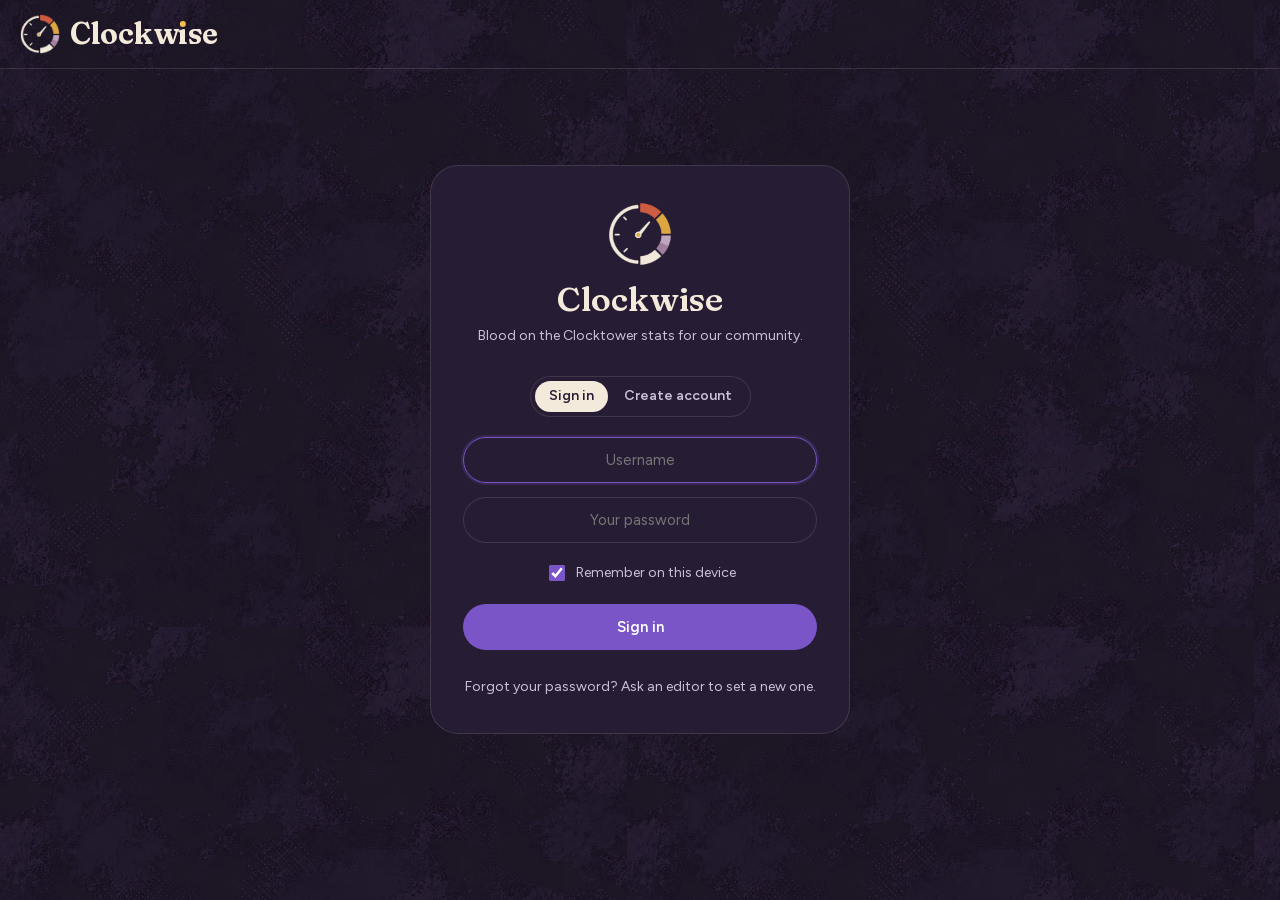
<file: docs/index.html>
<!doctype html>
<html lang="en">
<head>
  <meta charset="utf-8">
  <meta name="viewport" content="width=device-width, initial-scale=1">
  <title>Clockwise</title>
  <meta name="robots" content="noindex">
  <link rel="icon" href="icons/icon-32.png">
  <link rel="stylesheet" href="dashboard.css?v=9b448fc93a">
</head>
<body>
  <!-- The curve token names run along (same as botc.app's), shared by every token on the page. -->
  <svg width="0" height="0" style="position:absolute" aria-hidden="true"><defs><path id="ct-circle" d="M 70 70 m -42.4264 -42.4264 a 60 60 315 1 0 84.8528 84.8528 a 60 60 315 1 0 -84.8528 -84.8528"/></defs></svg>
  <header class="top">
    <a class="brand" href="./" title="Back to the main page">
      <img class="logo" src="icons/logo-dark.png" alt="" width="40" height="40">
      <h1 aria-label="Clockwise"><span aria-hidden="true">Clockw<span class="i-dot">ı</span>se</span></h1>
    </a>
    <nav class="tabs" role="tablist">
      <button role="tab" data-tab="stats">Community</button>
      <button role="tab" data-tab="me">My stats</button>
      <button role="tab" data-tab="games">Games</button>
      <button role="tab" data-tab="data">Settings</button>
    </nav>
  </header>

  <section class="filters" id="filters" aria-label="Filters">
    <div class="filter-row">
      <!-- Which Community view: the overview, or playstyles (which has fewer filters). Tabs on the left, filters on the right. -->
      <div class="view-tabs" id="stats-view" role="tablist" aria-label="Community view">
        <button type="button" role="tab" data-stats-view="stats">Overview</button>
        <button type="button" role="tab" data-stats-view="styles">Playstyles</button>
      </div>
      <div class="filter-set">
        <!-- Clear comes first, so showing it doesn't move the filters (they're aligned right). -->
        <button class="btn clear" id="clear-sel" hidden>Clear</button>
        <div id="community-filter"></div>
        <select data-filter="script" aria-label="Script"></select>
        <select data-filter="storyteller" aria-label="Storyteller"></select>
        <div data-ms="players"></div>
        <div data-ms="characters"></div>
        <div data-ms="types"></div>
      </div>
    </div>
  </section>

  <p class="update-banner" id="update-banner" hidden></p>
  <!-- What shows until the games are in: the Community tab's loading skeleton (dashboard.js skeleton('stats')). -->
  <main id="view">
    <div class="loader" data-tab="stats" role="status"><span class="sr-only">Loading the games…</span>
      <div class="tiles"><div class="card skel" style="height:167px"></div><div class="card skel" style="height:167px"></div><div class="card skel" style="height:167px"></div></div>
      <div class="tiles"><div class="card skel" style="height:167px"></div><div class="card skel" style="height:167px"></div><div class="card skel" style="height:167px"></div></div>
      <div class="grid two"><div class="card skel" style="height:403px"></div><div class="card skel" style="height:403px"></div><div class="card skel" style="height:403px"></div><div class="card skel wide" style="height:328px"></div><div class="card skel" style="height:328px"></div><div class="card skel" style="height:338px"></div><div class="card skel" style="height:338px"></div><div class="card skel" style="height:338px"></div><div class="card skel" style="height:317px"></div><div class="card skel" style="height:317px"></div><div class="card skel" style="height:317px"></div><div class="card skel" style="height:402px"></div><div class="card skel wide" style="height:402px"></div></div>
    </div>
  </main>
  <div id="tooltip" role="tooltip" hidden></div>
  <script src="web-config.js?v=9b448fc93a"></script>
  <script type="module" src="src/dashboard.js?v=9b448fc93a"></script>
</body>
</html>
</file>
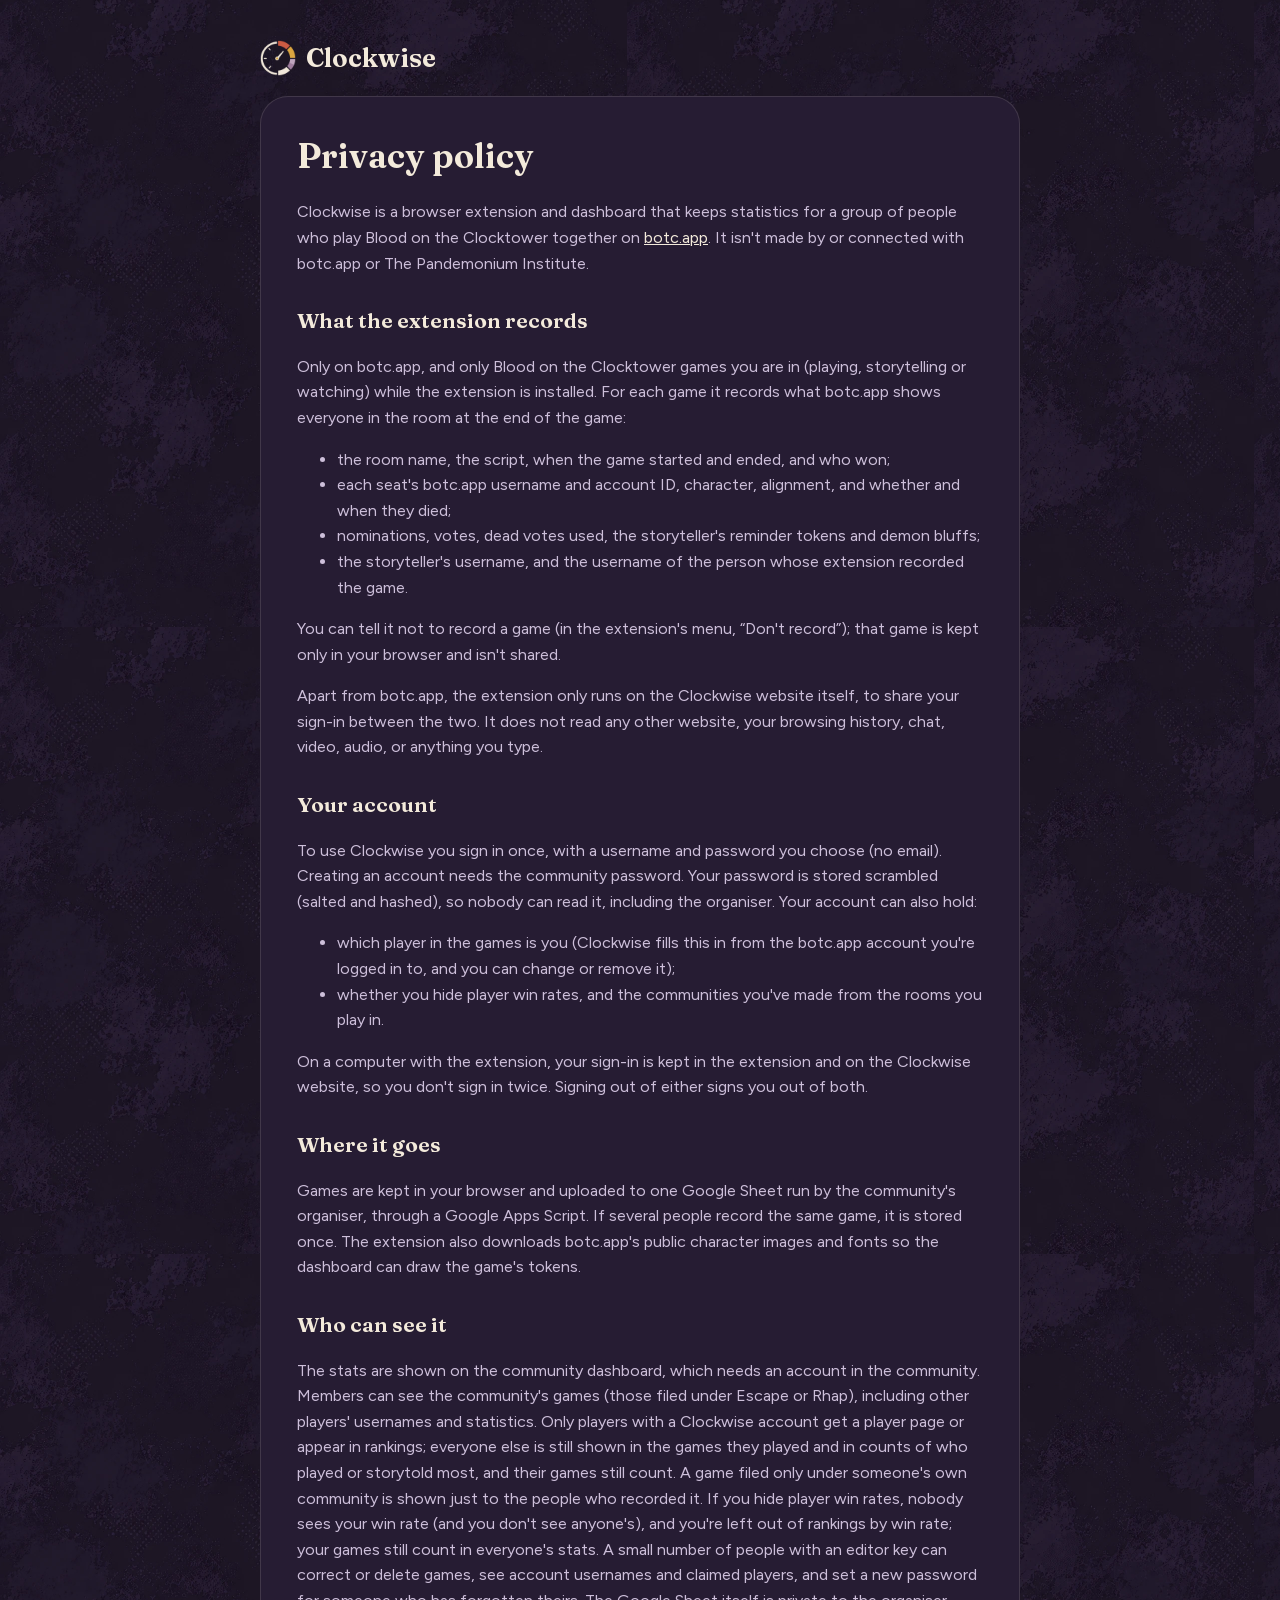
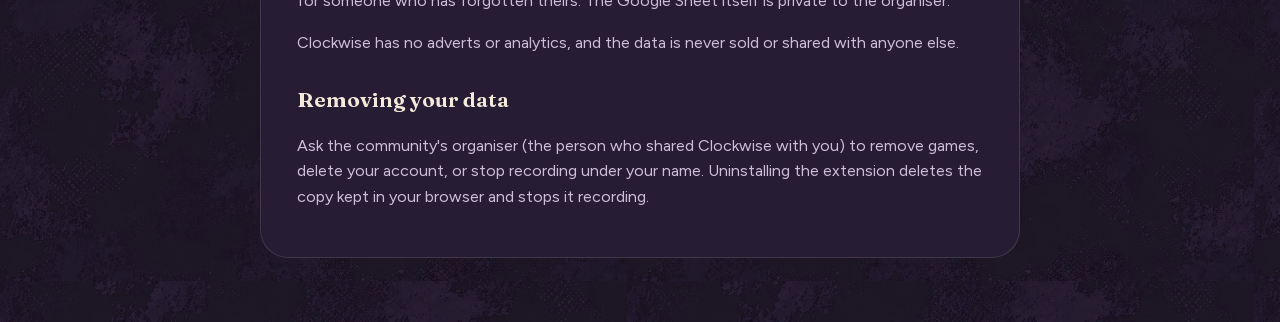
<file: docs/privacy.html>
<!doctype html>
<html lang="en">
<head>
  <meta charset="utf-8">
  <meta name="viewport" content="width=device-width, initial-scale=1">
  <title>Clockwise privacy policy</title>
  <link rel="icon" href="icons/icon-32.png">
  <link rel="stylesheet" href="fonts/fonts.css">
  <style>
    :root { --page: #1a1324; --surface: #261c33; --ink: #f3eadb; --ink-2: #cdbfda; --border: rgba(243, 234, 219, .13); }
    body { margin: 0; background: var(--page) url("images/background-tile.webp") 0 0 / 627px auto repeat; color: var(--ink); font: 16px/1.6 "Figtree", system-ui, sans-serif; }
    main { max-width: 760px; margin: 0 auto; padding: 40px 20px 64px; }
    article { background: var(--surface); border: 1.5px solid var(--border); border-radius: 28px; padding: 32px 36px; }
    h1, h2 { font-family: "Fraunces", Georgia, serif; font-weight: 650; }
    h1 { font-size: 34px; margin: 0 0 4px; }
    h2 { font-size: 21px; margin: 28px 0 6px; }
    p, li { color: var(--ink-2); }
    a { color: var(--ink); }
    .brand { display: flex; align-items: center; gap: 10px; margin-bottom: 20px; color: var(--ink); text-decoration: none; font: 650 26px "Fraunces", Georgia, serif; }
  </style>
</head>
<body>
  <main>
    <a class="brand" href="./"><img src="icons/logo-dark.png" alt="" width="36" height="36"> Clockwise</a>
    <article>
      <h1>Privacy policy</h1>
      <p>Clockwise is a browser extension and dashboard that keeps statistics for a group of people who play Blood on the
        Clocktower together on <a href="https://botc.app">botc.app</a>. It isn't made by or connected with botc.app or
        The Pandemonium Institute.</p>

      <h2>What the extension records</h2>
      <p>Only on botc.app, and only Blood on the Clocktower games you are in (playing, storytelling or watching) while the
        extension is installed. For each game it records what botc.app shows everyone in the room at the end of the game:</p>
      <ul>
        <li>the room name, the script, when the game started and ended, and who won;</li>
        <li>each seat's botc.app username and account ID, character, alignment, and whether and when they died;</li>
        <li>nominations, votes, dead votes used, the storyteller's reminder tokens and demon bluffs;</li>
        <li>the storyteller's username, and the username of the person whose extension recorded the game.</li>
      </ul>
      <p>You can tell it not to record a game (in the extension's menu, “Don't record”); that game is kept only in your
        browser and isn't shared.</p>
      <p>Apart from botc.app, the extension only runs on the Clockwise website itself, to share your sign-in between the
        two. It does not read any other website, your browsing history, chat, video, audio, or anything you type.</p>

      <h2>Your account</h2>
      <p>To use Clockwise you sign in once, with a username and password you choose (no email). Creating an account
        needs the community password. Your password is stored scrambled (salted and hashed), so nobody can read it,
        including the organiser. Your account can also hold:</p>
      <ul>
        <li>which player in the games is you (Clockwise fills this in from the botc.app account you're logged in to,
          and you can change or remove it);</li>
        <li>whether you hide player win rates, and the communities you've made from the rooms you play in.</li>
      </ul>
      <p>On a computer with the extension, your sign-in is kept in the extension and on the Clockwise website, so you
        don't sign in twice. Signing out of either signs you out of both.</p>

      <h2>Where it goes</h2>
      <p>Games are kept in your browser and uploaded to one Google Sheet run by the community's organiser, through a
        Google Apps Script. If several people record the same game, it is stored once. The extension also downloads
        botc.app's public character images and fonts so the dashboard can draw the game's tokens.</p>

      <h2>Who can see it</h2>
      <p>The stats are shown on the community dashboard, which needs an account in the community. Members can see the
        community's games (those filed under Escape or Rhap), including other players' usernames and statistics. Only
        players with a Clockwise account get a player page or appear in rankings; everyone else is still shown in the
        games they played and in counts of who played or storytold most, and their games still count. A game
        filed only under someone's own community is shown just to the people who recorded it. If you hide player win
        rates, nobody sees your win rate (and you don't see anyone's), and you're left out of rankings by win rate; your
        games still count in everyone's stats. A small number of
        people with an editor key can correct or delete games, see account usernames and claimed players, and set a new
        password for someone who has forgotten theirs. The Google Sheet itself is private to the organiser.</p>
      <p>Clockwise has no adverts or analytics, and the data is never sold or shared with anyone else.</p>

      <h2>Removing your data</h2>
      <p>Ask the community's organiser (the person who shared Clockwise with you) to remove games, delete your account,
        or stop recording under your name. Uninstalling the extension deletes the copy kept in your browser and stops
        it recording.</p>
    </article>
  </main>
</body>
</html>
</file>
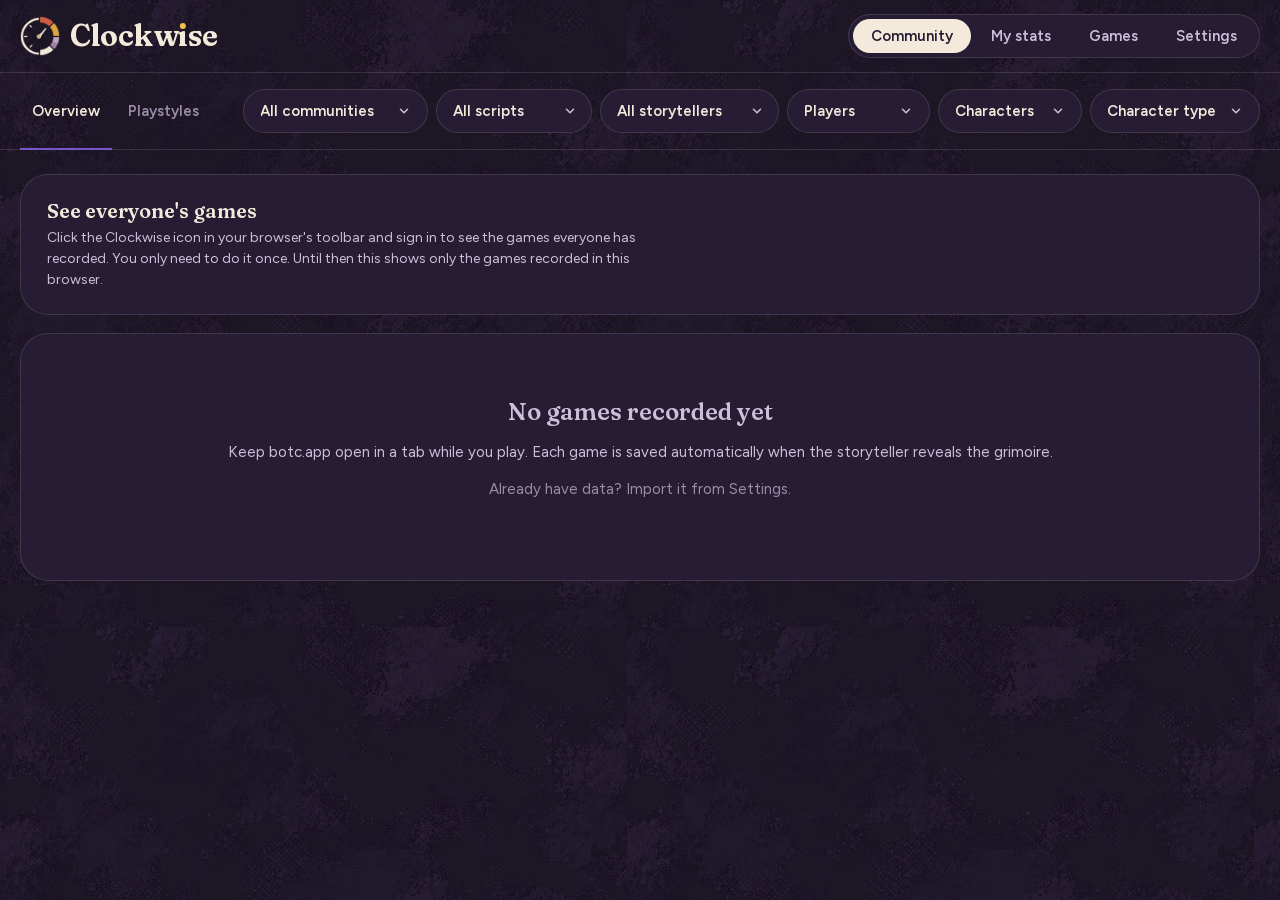
<file: extension/dashboard.html>
<!doctype html>
<html lang="en">
<head>
  <meta charset="utf-8">
  <meta name="viewport" content="width=device-width, initial-scale=1">
  <title>Clockwise</title>
  <link rel="icon" href="icons/icon-32.png">
  <link rel="stylesheet" href="dashboard.css">
</head>
<body>
  <!-- The curve token names run along (same as botc.app's), shared by every token on the page. -->
  <svg width="0" height="0" style="position:absolute" aria-hidden="true"><defs><path id="ct-circle" d="M 70 70 m -42.4264 -42.4264 a 60 60 315 1 0 84.8528 84.8528 a 60 60 315 1 0 -84.8528 -84.8528"/></defs></svg>
  <header class="top">
    <a class="brand" href="dashboard.html" title="Back to the main page">
      <img class="logo" src="icons/logo-dark.png" alt="" width="40" height="40">
      <h1 aria-label="Clockwise"><span aria-hidden="true">Clockw<span class="i-dot">ı</span>se</span></h1>
    </a>
    <nav class="tabs" role="tablist">
      <button role="tab" data-tab="stats">Community</button>
      <button role="tab" data-tab="me">My stats</button>
      <button role="tab" data-tab="games">Games</button>
      <button role="tab" data-tab="data">Settings</button>
    </nav>
  </header>

  <section class="filters" id="filters" aria-label="Filters">
    <div class="filter-row">
      <!-- Which Community view: the overview, or playstyles (which has fewer filters). Tabs on the left, filters on the right. -->
      <div class="view-tabs" id="stats-view" role="tablist" aria-label="Community view">
        <button type="button" role="tab" data-stats-view="stats">Overview</button>
        <button type="button" role="tab" data-stats-view="styles">Playstyles</button>
      </div>
      <div class="filter-set">
        <!-- Clear comes first, so showing it doesn't move the filters (they're aligned right). -->
        <button class="btn clear" id="clear-sel" hidden>Clear</button>
        <div id="community-filter"></div>
        <select data-filter="script" aria-label="Script"></select>
        <select data-filter="storyteller" aria-label="Storyteller"></select>
        <div data-ms="players"></div>
        <div data-ms="characters"></div>
        <div data-ms="types"></div>
      </div>
    </div>
  </section>

  <p class="update-banner" id="update-banner" hidden></p>
  <!-- What shows until the games are in: the Community tab's loading skeleton (dashboard.js skeleton('stats')). -->
  <main id="view">
    <div class="loader" data-tab="stats" role="status"><span class="sr-only">Loading the games…</span>
      <div class="tiles"><div class="card skel" style="height:167px"></div><div class="card skel" style="height:167px"></div><div class="card skel" style="height:167px"></div></div>
      <div class="tiles"><div class="card skel" style="height:167px"></div><div class="card skel" style="height:167px"></div><div class="card skel" style="height:167px"></div></div>
      <div class="grid two"><div class="card skel" style="height:403px"></div><div class="card skel" style="height:403px"></div><div class="card skel" style="height:403px"></div><div class="card skel wide" style="height:328px"></div><div class="card skel" style="height:328px"></div><div class="card skel" style="height:338px"></div><div class="card skel" style="height:338px"></div><div class="card skel" style="height:338px"></div><div class="card skel" style="height:317px"></div><div class="card skel" style="height:317px"></div><div class="card skel" style="height:317px"></div><div class="card skel" style="height:402px"></div><div class="card skel wide" style="height:402px"></div></div>
    </div>
  </main>
  <div id="tooltip" role="tooltip" hidden></div>
  <script type="module" src="src/dashboard.js"></script>
</body>
</html>
</file>
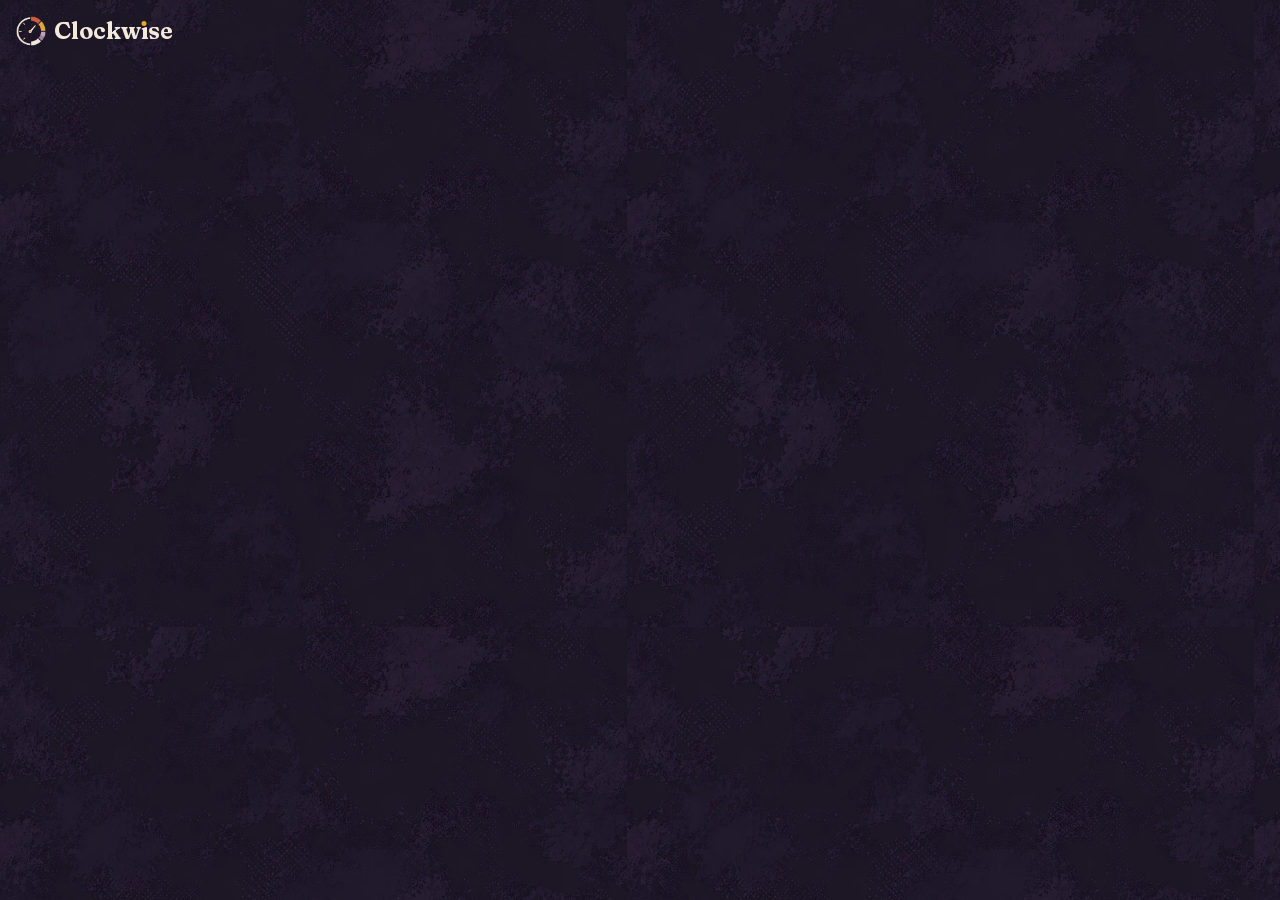
<file: extension/popup.html>
<!doctype html>
<html lang="en">
<head>
  <meta charset="utf-8">
  <title>Clockwise</title>
  <link rel="stylesheet" href="fonts/fonts.css">
  <style>
    :root { color-scheme: light; --page:#f3e8d6; --card:#fdf8ee; --ink:#2b1d3f; --ink-2:#5f5070; --border:#e4d3b4; --accent:#5b3a91; --ok:#2f7a2f; --rec:#c0392b; --warn:#b07800;
      font-family: "Figtree", system-ui, -apple-system, "Segoe UI", sans-serif; }
    /* Dark is the default look, like the dashboard. */
    :root:not([data-theme="light"]) { color-scheme: dark; --page:#1a1324; --card:#261c33; --ink:#f3eadb; --ink-2:#cdbfda; --border:rgba(243,234,219,.13); --accent:#7a55c7; --ok:#6cc36c; --rec:#f08a80; --warn:#f0bf4c; }
    [hidden] { display: none !important; }
    /* Set on body itself: Chrome's own style for extension pages gives body the system font otherwise. */
    body { font-family: "Figtree", system-ui, -apple-system, "Segoe UI", sans-serif; margin: 0; width: 320px; background: var(--page) url("images/background-tile.webp") 0 0 / 627px auto repeat; color: var(--ink); font-size: 14px; line-height: 1.45; }
    .wrap { padding: 16px; display: grid; gap: 12px; }
    .brand { display: flex; align-items: center; gap: 8px; }
    h1 { font-family: "Fraunces", Georgia, serif; font-variation-settings: 'SOFT' 50; font-size: 24px; font-weight: 650; letter-spacing: -0.01em; margin: 0; line-height: 1; }
    .logo { display: block; }
    .i-dot { position: relative; }
    .i-dot::after { content: ""; position: absolute; left: 50%; top: .2em; width: .21em; height: .21em; transform: translateX(-50%); border-radius: 50%; background: #e3a92c; }
    .status { display: flex; align-items: flex-start; gap: 9px; }
    .dot { width: 9px; height: 9px; border-radius: 50%; background: #9a8da8; flex: none; margin-top: 6px; }
    .dot.live { background: var(--ok); }
    .dot.rec { background: var(--rec); box-shadow: 0 0 0 4px color-mix(in srgb, var(--rec) 22%, transparent); }
    .dot.err { background: var(--warn); }
    .muted { color: var(--ink-2); }
    .community { display: grid; gap: 8px; }
    .choices { display: inline-flex; gap: 2px; padding: 4px; background: var(--card); border: 1.5px solid var(--border); border-radius: 999px; justify-self: start; }
    .choice { font: inherit; font-weight: 600; color: var(--ink-2); background: none; border: 0; border-radius: 999px; padding: 7px 18px; cursor: pointer; }
    .choice[aria-pressed="true"] { background: var(--ink); color: var(--card); }
    .linkish { background: none; border: 0; padding: 0; color: inherit; text-decoration: underline; cursor: pointer; font: inherit; }
    .stats { display: grid; grid-template-columns: 1fr 1fr; gap: 8px; }
    /* Like the dashboard's tiles: small label, the number in the display serif. */
    .stat { background: var(--card); border: 1.5px solid var(--border); border-radius: 22px; padding: 14px 16px; min-width: 0; }
    .stat .label { display: block; color: var(--ink-2); font-size: 12.5px; font-weight: 600; letter-spacing: .02em; }
    .stat b { display: block; font-family: "Fraunces", Georgia, serif; font-variation-settings: 'SOFT' 50; font-weight: 650; font-size: 28px; line-height: 1.05; letter-spacing: -.01em; margin-top: 6px; white-space: nowrap; overflow: hidden; text-overflow: ellipsis; font-variant-numeric: lining-nums; }
    #open { font: inherit; font-weight: 700; padding: 10px; border-radius: 999px; border: 0; background: var(--accent); color: #fff; cursor: pointer; }
    #open:hover { filter: brightness(1.08); }
    .choices { flex-wrap: wrap; border-radius: 22px; }
    .community-select { justify-self: stretch; font: inherit; font-weight: 600; color: var(--ink); background: var(--card) url("data:image/svg+xml,%3Csvg xmlns='http://www.w3.org/2000/svg' viewBox='0 0 16 16'%3E%3Cpath d='M4 6l4 4 4-4' fill='none' stroke='%23cdbfda' stroke-width='1.8' stroke-linecap='round' stroke-linejoin='round'/%3E%3C/svg%3E") right 14px center / 14px no-repeat;
      border: 1.5px solid var(--border); border-radius: 999px; padding: 9px 40px 9px 16px; appearance: none; cursor: pointer; }
    .community-select:focus { outline: 2px solid var(--accent); outline-offset: 1px; }
    #main { display: grid; gap: 12px; }
    .account { font-size: 13px; color: var(--ink-2); }
    .account b { color: var(--ink); }
    /* The sign-in looks like the website's: centred logo, name and tabs, centred fields. */
    body.gate-on .brand { display: none; }
    .gate { display: grid; gap: 10px; justify-items: center; text-align: center; padding: 8px 4px 4px; }
    .gate p { margin: 0; }
    .gate h2 { font-family: "Fraunces", Georgia, serif; font-variation-settings: 'SOFT' 50; font-size: 30px; font-weight: 650; letter-spacing: -0.01em; line-height: 1.1; margin: 4px 0 0; }
    .gate .choices { justify-self: center; margin: 10px 0 2px; }
    .gate .choice { padding: 7px 14px; font-size: 14px; }
    .gate form { display: grid; gap: 14px; width: 100%; margin-top: 8px; }
    .gate input { font: inherit; font-size: 15px; height: 46px; box-sizing: border-box; padding: 0 16px; text-align: center; border-radius: 999px; border: 1.5px solid var(--border); background: transparent; color: var(--ink); outline: none; }
    .gate input::placeholder { color: var(--ink-2); opacity: .7; }
    .gate input:focus { border-color: var(--accent); }
    .gate .btn { height: 46px; font-size: 15px; }
    .setup .q { display: grid; gap: 3px; justify-self: stretch; text-align: left; margin-top: 10px; }
    .setup .q b { font-size: 14.5px; }
    .setup .community-select { width: 100%; }
    .setup .opts { justify-self: stretch; display: grid; grid-template-columns: 1fr 1fr; gap: 8px; }
    .setup .opt { border: 1.5px solid var(--border); padding: 9px 8px; font-size: 13.5px; }
    .setup .opt:hover:not([aria-pressed="true"]) { border-color: var(--ink-2); color: var(--ink); }
    .setup .opt[aria-pressed="true"] { border-color: var(--ink); }
    .setup #setup-hint { justify-self: stretch; text-align: left; min-height: 3.2em; }
    .setup #setup-done:disabled { opacity: .45; cursor: default; }
    .setup #setup-done { justify-self: stretch; margin-top: 6px; }
    .setup .msg:empty { display: none; }
    .gate .forgot { color: var(--ink-2); font-size: 14px; margin: 12px 0 0; }
    .btn { font: inherit; font-weight: 700; padding: 10px 16px; border-radius: 999px; border: 0; cursor: pointer; }
    .btn.primary { background: var(--accent); color: #fff; }
    .btn:disabled { opacity: .6; }
    .msg { color: var(--rec); font-size: 12.5px; }
    .msg:empty { display: none; }
    .small { font-size: 12.5px; }
  </style>
</head>
<body>
  <div class="wrap">
    <div class="brand"><img class="logo" src="icons/logo-dark.png" alt="" width="30" height="30"><h1 aria-label="Clockwise"><span aria-hidden="true">Clockw<span class="i-dot">ı</span>se</span></h1></div>
    <!-- First use: sign in (or create an account) once; the extension stays signed in after that. -->
    <div class="gate" id="gate" hidden>
      <img src="icons/logo-dark.png" alt="" width="56" height="56">
      <h2>Clockwise</h2>
      <p class="muted">Sign in to start recording your games.</p>
      <div class="choices" role="group" aria-label="Sign in or create an account">
        <button class="choice" data-gate-mode="signin" aria-pressed="true">Sign in</button><button class="choice" data-gate-mode="signup" aria-pressed="false">Create account</button>
      </div>
      <form id="signin">
        <input name="username" placeholder="Username" autocomplete="username" required aria-label="Username">
        <input name="password" type="password" placeholder="Password" autocomplete="current-password" required aria-label="Password">
        <input name="confirm" type="password" placeholder="Password again" autocomplete="new-password" aria-label="Password again" data-signup hidden>
        <input name="community" type="password" placeholder="Community password" aria-label="Community password" data-signup hidden>
        <button type="submit" class="btn primary" id="gate-submit">Sign in</button>
        <span class="msg" id="signin-msg" role="alert"></span>
        <p class="forgot" data-signin-only>Forgot your password? Ask an editor to set a new one.</p>
      </form>
    </div>
    <!-- Creating an account, after the form: which player you are, and whether to see player win rates. -->
    <div class="gate setup" id="setup" hidden>
      <img src="icons/logo-dark.png" alt="" width="56" height="56">
      <h2>Welcome</h2>
      <p class="muted">Two quick things before you start.</p>
      <div class="q"><b>Which player are you?</b></div>
      <select class="community-select" id="setup-player" aria-label="Which player are you?"><option value="">Loading players…</option></select>
      <div class="q"><b>Would you like to see player win rates?</b></div>
      <div class="opts" role="group" aria-label="Player win rates">
        <button class="choice opt" data-rates="show" aria-pressed="false">Show win rates</button><button class="choice opt" data-rates="hide" aria-pressed="false">Hide win rates</button>
      </div>
      <p class="muted small" id="setup-hint"></p>
      <button class="btn primary" id="setup-done">Continue</button>
      <span class="msg" id="setup-msg" role="alert"></span>
      <button class="linkish muted" id="setup-back">Back</button>
    </div>
    <div id="main" hidden>
    <div class="status"><span class="dot" id="dot"></span><span id="status">Checking…</span></div>
    <div class="community" id="community-box" hidden>
      <select class="community-select" id="community-select" aria-label="Community, or don't record"></select>
    </div>
    <div class="stats">
      <div class="stat"><span class="label" id="games-label">Games recorded</span><b id="games">–</b></div>
      <div class="stat"><span class="label">Last game</span><b id="last">–</b></div>
    </div>
    <button id="open">Open dashboard</button>
    <div class="account" id="acct-in" hidden>Signed in as <b id="acct-name"></b> · <button class="linkish" id="signout">Sign out</button></div>
    </div>
  </div>
  <script type="module" src="src/popup.js"></script>
</body>
</html>
</file>
<file: docs/dashboard.css>
@import url("fonts/fonts.css");

/* Look and feel: warm parchment, cream cards, deep plum ink, purple actions, gold accents —
   after the Mayor-Baron Type Indicator. Chart colours are validated against the card surfaces:
   good (blue) / evil (rust) / overall (plum) all-pairs, and the player-count ramp as an ordinal scale.
   Good/evil tones follow the type indicator's Townsfolk blue and Minion rust. */
:root {
  color-scheme: light;
  --pc-0: #baa0f3; --pc-1: #a88be3; --pc-2: #9576d1; --pc-3: #8363be; --pc-4: #7150aa; --pc-5: #5f3e94; --pc-6: #4d2e7d; --pc-7: #3c1f66;
  --page: #f3e8d6;
  --surface: #fdf8ee;
  --surface-2: #f8efdf;
  --ink: #2b1d3f;
  --ink-2: #5f5070;
  --muted: #8b7f8e;
  --grid: #ecdfc8;
  --axis: #d5c4a4;
  --border: #e4d3b4;
  --wash: rgba(91, 58, 145, 0.07);
  --good: #3470bf;
  --evil: #c25a35;
  --neutral: #8e4f8a;
  --up: #2f7a2f;
  --down: #c0392b;
  --accent: #5b3a91;
  --accent-ink: #ffffff;
  --accent-soft: #ece3f7;
  --gold: #e3a92c;
  --hero-1: #3d2a5e;
  --hero-2: #20152f;
  --serif: "Fraunces", Georgia, "Times New Roman", serif;
  --sans: "Figtree", system-ui, -apple-system, "Segoe UI", sans-serif;
  --radius: 28px;
  --gutter: max(20px, calc((100vw - 1440px) / 2));
  font-family: var(--sans);
}
/* Dark is the default look; the light palette above stays available with data-theme="light". */
:root:not([data-theme="light"]) {
  color-scheme: dark;
  --pc-0: #5c4883; --pc-1: #705a9c; --pc-2: #856db5; --pc-3: #9a81ce; --pc-4: #af96e4; --pc-5: #c4acfa; --pc-6: #d9c3ff; --pc-7: #efdbff;
  --page: #1a1324;
  --surface: #261c33;
  --surface-2: #2e2340;
  --ink: #f3eadb;
  --ink-2: #cdbfda;
  --muted: #9a8da8;
  --grid: rgba(243, 234, 219, 0.08);
  --axis: rgba(243, 234, 219, 0.24);
  --border: rgba(243, 234, 219, 0.13);
  --wash: rgba(243, 234, 219, 0.06);
  --good: #4f8fdc;
  --evil: #d46a55;
  --neutral: #985b93;
  --up: #6cc36c;
  --down: #f08a80;
  --accent: #7a55c7;
  --accent-ink: #ffffff;
  --accent-soft: rgba(122, 85, 199, 0.22);
  --gold: #f0bf4c;
  --hero-1: #6a47a8;
  --hero-2: #3b2862;
}

* { box-sizing: border-box; }
[hidden] { display: none !important; }
/* The page: a seamless purple grunge texture, tiled at half its pixel size so it stays sharp on retina screens. */
html { background: var(--page); }
:root:not([data-theme="light"]) { --page-texture: url("images/background-tile.webp"); }
body { font-variation-settings: 'SOFT' 50; margin: 0; min-height: 100vh; background: var(--page) var(--page-texture, none) 0 0 / 627px auto repeat; color: var(--ink); font-size: 15px; line-height: 1.5; -webkit-font-smoothing: antialiased; }
button, select, input, textarea { font: inherit; color: inherit; }
::selection { background: var(--accent-soft); }

/* Full width up to 1440px; beyond that the content stays centred with equal space either side. */
.top, .filters, main { padding-left: var(--gutter); padding-right: var(--gutter); }

.top { display: flex; align-items: center; justify-content: space-between; gap: 16px 28px; flex-wrap: wrap; padding-top: 14px; padding-bottom: 14px; background: var(--page) var(--page-texture, none) 0 0 / 627px auto repeat; border-bottom: 1px solid var(--border); position: sticky; top: 0; z-index: 5; }
.brand { display: flex; align-items: center; gap: 10px; color: inherit; text-decoration: none; border-radius: 12px; }
.brand:focus-visible { outline: 2px solid var(--accent); outline-offset: 4px; }
.brand .logo { display: block; }
.brand h1 { font-family: var(--serif); font-size: 30px; line-height: 1; margin: 0; font-weight: 650; letter-spacing: -0.01em; }
/* The wordmark's i carries a gold dot, like the logo's centre. */
.i-dot { position: relative; }
.i-dot::after { content: ""; position: absolute; left: 50%; top: .2em; width: .21em; height: .21em; transform: translateX(-50%); border-radius: 50%; background: var(--gold); }
.tabs, .toggles { display: inline-flex; flex-wrap: wrap; gap: 2px; padding: 4px; background: var(--surface); border: 1.5px solid var(--border); border-radius: 999px; }
.tabs button, .toggle { background: none; border: 0; padding: 8px 18px; border-radius: 999px; cursor: pointer; color: var(--ink-2); font-weight: 600; line-height: 1.2; }
.tabs button:hover, .toggle:hover { background: var(--wash); color: var(--ink); }
.tabs button[aria-selected="true"], .toggle[aria-pressed="true"] { background: var(--ink); color: var(--surface); }

.filters { padding-top: 16px; padding-bottom: 16px; border-bottom: 1px solid var(--border); display: grid; gap: 14px; }
.filter-row { display: flex; flex-wrap: wrap; gap: 12px 18px; align-items: end; }
.field { display: flex; flex-direction: column; gap: 5px; min-width: 0; }
.field-label, .filters label { font-size: 12px; font-weight: 600; letter-spacing: .02em; color: var(--muted); }
.filters label { display: flex; flex-direction: column; gap: 5px; }
.filters label.check { flex-direction: row; align-items: center; gap: 8px; color: var(--ink-2); font-size: 14px; font-weight: 500; letter-spacing: 0; padding-bottom: 9px; }
input[type="checkbox"] { accent-color: var(--accent); width: 16px; height: 16px; }
select, input[type="text"], input[type="url"], input[type="password"], input[type="number"], textarea {
  background: var(--surface); border: 1.5px solid var(--border); border-radius: 999px; padding: 9px 16px; min-width: 0; color: var(--ink);
}
textarea { border-radius: 18px; }
select { padding-right: 12px; cursor: pointer; }
select:focus, input:focus, textarea:focus { outline: 2px solid var(--accent-soft); border-color: var(--accent); }
.filters select { min-width: 150px; max-width: 240px; }

main { padding-top: 24px; padding-bottom: 72px; }
h2 { font-family: var(--serif); font-size: 24px; line-height: 1.15; margin: 0 0 6px; font-weight: 600; }
h3 { font-family: var(--serif); font-size: 20px; line-height: 1.2; margin: 0 0 10px; font-weight: 600; }
h4 { font-family: var(--serif); font-size: 16px; margin: 0 0 8px; font-weight: 600; color: var(--ink); }
.sub { color: var(--ink-2); margin: -4px 0 14px; font-size: 14px; }
.muted { color: var(--muted); }

.grid { display: grid; gap: 18px; }
.grid.two { grid-template-columns: repeat(auto-fill, minmax(min(100%, 360px), 1fr)); grid-auto-flow: row dense; }
.card { background: var(--surface); border: 1.5px solid var(--border); border-radius: var(--radius); padding: 24px 26px; min-width: 0; }

/* One highlighted card per view, in the site's mauve (#985b93) with cream text. */
.tile.feature { position: relative; overflow: hidden; background: #985b93; border-color: transparent; color: #f3eadb; }
.tile.feature .label, .tile.feature .value, .tile.feature .note, .tile.feature .lnk { color: #f3eadb; }
.tile.feature .lnk { text-decoration-color: rgba(243, 234, 219, .55); }
/* Green/red would be hard to read on the mauve, so the arrow and sign carry the direction here. */
.tile.feature .delta.up, .tile.feature .delta.down { color: #f3eadb; font-weight: 700; }
/* The Stats tab's breadcrumb: "← Stats › liatfiat as the Amnesiac", then the games it covers. */
.crumbs { display: flex; flex-wrap: wrap; align-items: center; gap: 8px 12px; margin: 2px 0 18px; }
.crumb-back { display: inline-flex; align-items: center; gap: 8px; padding: 0 0 1px; border: 0; border-bottom: 1.5px solid transparent; border-radius: 0; background: none; color: var(--ink-2); font-family: var(--serif); font-size: 24px; line-height: 1.15; font-weight: 600; cursor: pointer; }
.crumb-back span { font-family: var(--sans); font-size: 20px; font-weight: 500; }
/* One line under the arrow and "Stats" together. */
.crumb-back:hover { color: var(--ink); border-bottom-color: currentColor; }
.crumb-sep { color: var(--muted); font-size: 18px; }
.crumb-here { font-family: var(--serif); font-size: 24px; line-height: 1.25; color: var(--ink); font-weight: 600; }


.tiles { display: grid; grid-template-columns: repeat(auto-fit, minmax(220px, 1fr)); gap: 18px; margin-bottom: 18px; }
.tile .label { color: var(--ink-2); font-size: 13px; font-weight: 600; letter-spacing: .02em; }
.tile .value { font-size: 30px; font-weight: 700; margin-top: 4px; line-height: 1.15; font-variant-numeric: lining-nums; }
.tile .note { color: var(--muted); font-size: 13px; margin-top: 2px; }

.legend { display: flex; gap: 14px; font-size: 13px; color: var(--ink-2); margin-bottom: 12px; flex-wrap: wrap; }
.legend span { display: inline-flex; align-items: center; gap: 6px; }
.sw { width: 11px; height: 11px; border-radius: 3px; display: inline-block; }
.sw.good { background: var(--good); }
.sw.evil { background: var(--evil); }
.sw.neutral { background: var(--neutral); }

/* 100% split bars: good | evil with a 2px surface gap */
.split-row { display: grid; grid-template-columns: minmax(90px, 180px) 1fr 70px; gap: 12px; align-items: center; padding: 6px 0; }
.split-row .name { overflow: hidden; text-overflow: ellipsis; white-space: nowrap; }
.split-row .n { color: var(--muted); font-size: 12px; text-align: right; white-space: nowrap; font-variant-numeric: tabular-nums; }
.split { display: flex; gap: 2px; height: 22px; }
.split > div { height: 100%; min-width: 2px; position: relative; display: flex; align-items: center; padding: 0 7px; font-size: 11px; color: #fff; font-weight: 700; white-space: nowrap; overflow: visible; }
.split .good { background: var(--good); border-radius: 6px 0 0 6px; }
.split .evil { background: var(--evil); border-radius: 0 6px 6px 0; justify-content: flex-end; }
.split .good:last-child { border-radius: 6px; }
.split .evil:first-child { border-radius: 6px; }

/* meters inside tables */
.meter { position: relative; height: 10px; background: var(--wash); border-radius: 5px; min-width: 36px; }
.meter > i { position: absolute; left: 0; top: 0; bottom: 0; border-radius: 0 5px 5px 0; background: var(--neutral); }
.meter.good > i { background: var(--good); }
.meter.evil > i { background: var(--evil); }
.meter::after { content: ""; position: absolute; left: 50%; top: -3px; bottom: -3px; width: 1px; background: var(--axis); }
.meter.at::after { content: none; }
.meter > em { position: absolute; top: -3px; bottom: -3px; width: 2px; margin-left: -1px; background: var(--ink); border-radius: 1px; }
.rate { display: grid; grid-template-columns: 40px minmax(36px, 1fr); gap: 8px; align-items: center; min-width: 96px; }
.rate b { font-weight: 600; text-align: right; font-variant-numeric: tabular-nums; }

table { width: 100%; border-collapse: collapse; }
th, td { text-align: left; padding: 9px 8px; border-bottom: 1px solid var(--grid); vertical-align: middle; }
th { font-size: 12px; font-weight: 700; letter-spacing: .03em; color: var(--muted); white-space: nowrap; }
td.num, th.num { text-align: right; font-variant-numeric: tabular-nums; }
tbody tr:hover { background: var(--wash); }
tr.clickable { cursor: pointer; }
.table-wrap { overflow-x: auto; }

.pill { display: inline-block; padding: 2px 10px; border-radius: 999px; font-size: 12px; font-weight: 600; border: 1.5px solid var(--border); background: var(--surface-2); color: var(--ink-2); white-space: nowrap; }
.pill.good::before, .pill.evil::before { content: ""; display: inline-block; width: 8px; height: 8px; border-radius: 50%; margin-right: 6px; vertical-align: 0; }
.pill.good::before { background: var(--good); }
.pill.evil::before { background: var(--evil); }
.pill.won { color: var(--up); }
.pill.lost { color: var(--down); }
.delta.up { color: var(--up); }
.delta.down { color: var(--down); }

.toolbar { display: flex; gap: 10px; align-items: center; flex-wrap: wrap; margin-bottom: 12px; }
.btn { background: var(--surface); border: 1.5px solid var(--border); padding: 9px 20px; border-radius: 999px; cursor: pointer; font-weight: 600; color: var(--ink); }
.btn:hover { background: var(--surface-2); border-color: var(--axis); }
.btn.primary { background: var(--accent); color: var(--accent-ink); border-color: transparent; }
.btn.primary:hover { filter: brightness(1.08); }
.btn.danger { color: var(--down); }
.form { display: grid; gap: 12px; max-width: 560px; }
.form label { display: grid; gap: 5px; font-size: 13px; font-weight: 600; color: var(--ink-2); }
.msg { font-size: 13px; }
.msg.ok { color: var(--up); }
.msg.err { color: var(--down); }

details.game { border-bottom: 1px solid var(--grid); }
details.game summary { list-style: none; cursor: pointer; display: grid; grid-template-columns: 120px 1fr auto; gap: 14px; padding: 14px 12px; border-radius: 20px; align-items: center; }
details.game summary::-webkit-details-marker { display: none; }
details.game summary:hover { background: var(--wash); }
details.game summary b { font-family: var(--serif); font-size: 17px; }
details.game .body { padding: 8px 4px 22px; display: grid; gap: 16px; }
.excluded summary { opacity: 0.55; }

.empty { text-align: center; padding: 64px 20px; color: var(--ink-2); }
.empty h2 { margin-bottom: 8px; }

/* Loading: the tab's layout with its cards shimmering (dashboard.js skeleton()). The highlight is fixed to the window,
   so one sweep runs across every card together. */
body.load-failed #filters { display: none; }
.card.skel, .skel-bar, .skel-row i, .skel-intro i { background-image: linear-gradient(100deg, transparent 35%, var(--wash) 50%, transparent 65%);
  background-attachment: fixed; background-size: 300% 100%; animation: shimmer 1.8s ease-in-out infinite; }
.card.skel { padding: 0; background-color: var(--surface); }
.skel-bar, .skel-row i, .skel-intro i { display: block; border-radius: 999px; background-color: var(--surface-2); }
/* The games list's intro (one line, four on a phone) and rows, laid out like details.game summary. */
.skel-intro { display: grid; gap: 7px; margin: 3px 0 18px; }
.skel-intro i { width: min(62%, 640px); height: 14px; }
.skel-intro i + i { display: none; }
.games-card .skel-row { display: grid; grid-template-columns: 120px 1fr auto; gap: 14px; align-items: center; height: 77px; padding: 0 12px; border-bottom: 1px solid var(--grid); }
.games-card .skel-row:last-child { border-bottom: 0; }
.skel-row > span { display: grid; gap: 9px; min-width: 0; }
.skel-row i { height: 14px; max-width: 100%; }
.skel-row i.small { height: 11px; }
.skel-row .end { display: flex; gap: 8px; }
.skel-row i.pill { height: 24px; }
@media (max-width: 640px) {
  .tiles > .card.skel { height: 154px !important; }
  .skel-intro i { width: 100%; }
  .skel-intro i + i { display: block; }
  .skel-intro i:last-child { width: 30%; }
  .games-card .skel-row { grid-template-columns: 1fr; align-content: center; gap: 12px; height: 154px; }
}
@keyframes shimmer { from { background-position: 100% 0; } to { background-position: 0 0; } }
@media (prefers-reduced-motion: reduce) { .card.skel, .skel-bar, .skel-row i, .skel-intro i { animation: none; } }
.load-failed .btn { margin-top: 14px; }

#tooltip { position: fixed; z-index: 50; pointer-events: none; background: var(--hero-2); color: #f6ecd9; border-radius: 10px; padding: 7px 11px; font-size: 12.5px; max-width: 300px; white-space: pre-line; box-shadow: 0 8px 24px rgba(0,0,0,.25); }

@media (max-width: 640px) {
  :root { --gutter: 16px; }
  .grid.two { grid-template-columns: 1fr; }
  .brand h1 { font-size: 22px; }
  :root { --radius: 24px; }
  .tabs { width: 100%; justify-content: space-between; }
  .tabs button { padding: 8px 12px; }
}
.linkish { background: none; border: 0; padding: 0 0 0 4px; color: inherit; cursor: pointer; font: inherit; }
.linkish:hover { color: var(--down); }

/* adaptive dashboard */
.lnk { background: none; border: 0; padding: 0; font: inherit; color: inherit; cursor: pointer; text-align: left; text-decoration: underline; text-decoration-color: var(--axis); text-decoration-thickness: 1.5px; text-underline-offset: 3px; }
.lnk:hover { text-decoration-color: var(--accent); color: var(--accent); }
.grid.inner { grid-template-columns: repeat(auto-fit, minmax(240px, 1fr)); gap: 20px; }
table.rows td { border-bottom: 0; padding: 7px 8px 7px 0; }
.btn.small { padding: 5px 12px; font-size: 12px; margin-top: 10px; }
.mini-tiles { display: grid; grid-template-columns: repeat(auto-fit, minmax(130px, 1fr)); gap: 14px; margin-bottom: 8px; }
.mini-tiles div { display: flex; flex-direction: column; gap: 2px; padding: 14px 16px; background: var(--surface-2); border-radius: 20px; }
.mini-tiles b { font-size: 26px; font-weight: 700; line-height: 1.1; }
.mini-tiles span { font-size: 12.5px; color: var(--ink-2); }
.bars { display: grid; gap: 7px; }
.bar-row { display: grid; grid-template-columns: 74px 1fr 42px; gap: 10px; align-items: center; font-size: 13px; }
.bar-row b { font-weight: 600; text-align: right; font-variant-numeric: tabular-nums; }
.bar { height: 12px; background: var(--wash); border-radius: 6px; }
.bar i { display: block; height: 100%; border-radius: 0 6px 6px 0; background: var(--neutral); }
.bar i.alive { background: var(--axis); }
.games-card { margin-top: 16px; }
.games-card [data-more-games] { display: block; margin: 18px auto 0; }
.pills { display: flex; gap: 6px; flex-wrap: wrap; justify-content: flex-end; }
.tiles .tile .label { overflow: hidden; text-overflow: ellipsis; white-space: nowrap; }
/* The headline number or name in the top cards: big, in the display face. */
.tiles .tile { display: flex; flex-direction: column; }
.tiles .tile .value { font-family: var(--serif); font-weight: 650; font-size: 58px; line-height: 1; margin-top: 10px; letter-spacing: -.01em; white-space: nowrap; overflow: hidden; text-overflow: ellipsis; padding-bottom: 4px; }
.tiles .tile .value .lnk { text-decoration-thickness: 2px; text-underline-offset: 6px; }
.tiles .tile .note { margin-top: 6px; }
@media (max-width: 640px) { .tiles .tile .value { font-size: 46px; } }

.delta { white-space: nowrap; font-weight: 600; }
table.rows { table-layout: fixed; }
table.rows td.num { white-space: nowrap; width: 80px; }
table.rows td:last-child { width: 46%; }

.see-games { margin: 22px 0 0; display: flex; justify-content: center; }
.center { text-align: center; }

.game-bar { display: flex; align-items: center; justify-content: space-between; gap: 12px; flex-wrap: wrap; }
.game-bar .count { margin-left: 4px; opacity: .7; font-variant-numeric: tabular-nums; }
.game-bar .badge { margin-left: 6px; padding: 1px 8px; border-radius: 999px; font-size: 12px; background: var(--down); color: var(--page); font-weight: 700; }
.btn.icon { width: 42px; height: 42px; padding: 0; display: grid; place-items: center; }
.btn.icon svg { width: 18px; height: 18px; fill: currentColor; }
.btn.icon[aria-expanded="true"] { background: var(--ink); color: var(--surface); border-color: var(--ink); }
.game-menu { padding: 20px 22px; background: var(--surface-2); border: 1.5px solid var(--border); border-radius: 22px; display: grid; gap: 18px; }
.game-menu h4 { margin: 0; }
.gm-grid { display: grid; grid-template-columns: auto minmax(0, 1fr); gap: 16px 20px; align-items: end; }
.gm-field { display: flex; flex-direction: column; gap: 6px; min-width: 0; }
.gm-field .toggles { align-self: flex-start; }
.gm-field input, .gm-field textarea { width: 100%; height: 44px; }
.gm-field textarea { height: auto; min-height: 64px; resize: vertical; font: inherit; line-height: 1.4; }
.gm-wide { grid-column: 1 / -1; }
.gm-check { display: flex; align-items: flex-start; gap: 10px; cursor: pointer; }
.gm-check input { margin-top: 3px; flex: none; }
.gm-check span { display: flex; flex-direction: column; gap: 2px; }
.gm-check b { font-weight: 600; color: var(--ink); }
.gm-check span span { color: var(--muted); font-size: 13px; }
.gm-foot { display: flex; align-items: center; justify-content: space-between; gap: 12px; flex-wrap: wrap; padding-top: 14px; border-top: 1px solid var(--grid); font-size: 13px; }
@media (max-width: 640px) { .gm-grid { grid-template-columns: minmax(0, 1fr); } }

/* ---------- grimoire (always dark, like the botc.app reveal) ---------- */
.grim-wrap { display: flex; justify-content: center; }
.grimoire {
  container-type: inline-size;
  position: relative; width: min(100%, 780px); aspect-ratio: 1; border-radius: 28px; overflow: hidden;
  background: radial-gradient(circle at 50% 50%, #3a2c55 0%, #241a36 45%, #140e1f 100%);
  color: #f3eee6; font-family: var(--sans);
}
.grimoire.evil { background: radial-gradient(circle at 50% 50%, #5a1a22 0%, #3a1016 45%, #1d070a 100%); }
.grimoire::before { content: ""; position: absolute; inset: 9%; border-radius: 50%; border: 1px solid rgba(255,255,255,.08); box-shadow: inset 0 0 0 1.4cqw rgba(255,255,255,.025); }
/* The result, as botc.app shows it when the grimoire is revealed: the side in big gradient capitals (blue for
   good, orange-red for evil), "has won!" in white beneath, Sorts Mill Goudy bold with a black glow. Sizes follow
   botc.app's: 3vmin text, the side at 14em ÷ its length (3.5em for "Good"/"Evil"); vmin becomes the grimoire's width. */
.g-result { position: absolute; left: 50%; top: 50%; transform: translate(-50%, -50%); z-index: 1; pointer-events: none; white-space: nowrap;
  text-align: center; text-transform: uppercase; color: #fff; font: 700 3cqw/1 "Clockwise Result", "Sorts Mill Goudy", Georgia, serif;
  padding-bottom: 2cqw; filter: drop-shadow(0 0 .55cqw #000); }
.g-result b { display: block; font-size: 3.5em; line-height: 1; margin-bottom: -.1em; padding-top: 2cqw;
  background: linear-gradient(180deg, #46d5ff, #1f65ff); -webkit-background-clip: text; background-clip: text; -webkit-text-fill-color: transparent; }
.g-result.evil b { background-image: linear-gradient(180deg, #ff6900, #ce0100); }

.g-seat { position: absolute; width: var(--tok); height: var(--tok); transform: translate(-50%, -50%); z-index: 2; --ts: var(--tok); }
.g-reminder { position: absolute; width: var(--rem); height: var(--rem); transform: translate(-50%, -50%); z-index: 1; --rs: var(--rem); }
.g-mini { width: 8cqw; height: 8cqw; --ts: 8cqw; }
.g-name { position: absolute; top: calc(100% + .3cqw); left: 50%; transform: translateX(-50%); background: rgba(34, 34, 38, .92); border: 1px solid rgba(255, 255, 255, .1); border-radius: .6cqw; padding: .25cqw 1cqw; white-space: nowrap; max-width: calc(var(--tok) * 1.7); overflow: hidden; text-overflow: ellipsis; box-shadow: 0 .3cqw .8cqw rgba(0,0,0,.4); }
.g-name .lnk, .g-name span { color: #fff; font-size: max(10px, calc(var(--tok) * .14)); text-decoration: none; font-weight: 500; }
/* A traveller who left before the end, shown where they sat. */
.g-seat.left .ctok { opacity: .55; filter: grayscale(.6); }
.g-name em { display: block; font-style: normal; text-align: center; color: rgba(255, 255, 255, .6); font-size: max(9px, calc(var(--tok) * .11)); line-height: 1.1; }
.g-corner { position: absolute; display: grid; gap: .6cqw; font-size: max(10px, 1.6cqw); color: #d8cfe8; z-index: 3; }
.g-corner.tl { left: 2.5%; top: 2.5%; }
.g-corner.br { right: 2.5%; bottom: 2.5%; text-align: right; }
.g-corner > div { display: flex; gap: .8cqw; }
.g-corner.br > div { justify-content: flex-end; }
details.game .body { grid-template-columns: minmax(0, 1fr); }
details.game .body > * { min-width: 0; }
@media (max-width: 640px) {
  details.game summary { grid-template-columns: 1fr; gap: 4px; }
  details.game summary .pills { justify-content: flex-start; }
}
/* Small grimoires (phones): text scales with the tokens; full detail is in the seat list below. */
@container (max-width: 520px) {
  .g-name { max-width: calc(var(--tok) * 1.5); padding: .3cqw 1cqw; }
  .g-name .lnk, .g-name span { font-size: calc(var(--tok) * .17); }
  .g-corner { display: none; }
}

/* botc.app images */
.grimoire.has-bg { background-size: cover; background-position: center; }
.grimoire.has-bg::before { display: none; }

/* pie charts */
.pie-card { display: flex; flex-direction: column; }
.pie-wrap { display: flex; justify-content: center; padding: 6px 0 10px; }
.pie { width: min(100%, 240px); height: auto; overflow: visible; }
.pie path, .pie circle { stroke: var(--surface); stroke-width: 2; stroke-linejoin: round; }
.pie path:hover, .pie circle:hover { opacity: .88; }
.pie-chip rect { fill: rgba(32, 21, 47, .78); }
.pie-chip text { fill: #fff; font-size: 13px; font-weight: 700; font-family: var(--sans); }
.pie-caption { text-align: center; margin: 4px 0 0; color: var(--ink-2); }
.legend.wrap { justify-content: center; gap: 6px 14px; }
.legend .pc { width: 10px; height: 10px; border-radius: 3px; display: inline-block; }
.highlight .value { font-size: 28px; font-family: var(--serif); }
.freq-bar { height: 8px; background: var(--wash); border-radius: 4px; min-width: 60px; }
.freq-bar i { display: block; height: 100%; border-radius: 0 4px 4px 0; background: var(--neutral); }

/* single-player top row */
.span-all { grid-column: 1 / -1; }
.grid.pair-row { grid-template-columns: repeat(auto-fit, minmax(min(100%, 360px), 1fr)); }
.grid.four { grid-template-columns: repeat(auto-fit, minmax(240px, 1fr)); }
.ring-track { fill: var(--wash); }
.rings path { stroke: var(--surface); stroke-width: 2; }
.pie-caption.compare { font-size: 13px; line-height: 1.6; text-align: left; }
.token-card { display: flex; flex-direction: column; align-items: center; text-align: center; }
.token-card h3 { align-self: stretch; text-align: left; }
/* The ⓘ after a card's heading: small, muted, the same on every card. */
.token-card .info, .card > h3 .info { cursor: help; color: var(--muted); font-family: var(--sans); font-size: 14px; font-weight: 400; vertical-align: 2px; }
.card > .sub .info { cursor: help; color: var(--muted); }
.token-card p { margin: 14px 0 0; color: var(--ink-2); }
.tok-body { flex: 1; align-self: stretch; display: flex; flex-direction: column; align-items: center; justify-content: center; padding-bottom: 8px; }
.toggle.small { padding: 3px 10px; font-size: 12px; }

/* sortable column labels: ▼ natural order, ▲ reversed; inactive columns show a faint arrow on hover */
th.sortable { cursor: pointer; user-select: none; white-space: nowrap; }
th.sortable:hover { color: var(--ink); }
th.sortable .arrow { display: inline-block; margin-left: 4px; font-size: 10px; opacity: 0; }
th.sortable:hover .arrow { opacity: .4; }
th.sortable.sorted { color: var(--ink); }
th.sortable.sorted .arrow { opacity: 1; }

/* ---------- filter bar: one row (wraps only on narrow windows) ---------- */
.filter-row { flex-wrap: wrap; gap: 10px; align-items: center; }
/* The filters sit together on the right (wrapping onto more rows, still to the right, on narrower windows), each
   only as wide as its label needs. */
.filter-row { flex-wrap: nowrap; align-items: stretch; gap: 32px; min-width: 0; }
.filter-set { flex: 1 1 auto; display: flex; flex-wrap: wrap; justify-content: flex-end; align-items: center; gap: 10px; min-width: 0; }
.filter-set > select { flex: 0 1 auto; width: 162px; min-width: 120px; padding-left: 16px; padding-right: 36px; background-position: right 14px center; }
.filter-set > select[data-filter="storyteller"] { width: 186px; }
/* Once a script or storyteller is picked, its select widens to show the whole name. */
.filter-set > select:has(option:not([value=""]):checked) { width: auto; field-sizing: content; max-width: 280px; }
.filter-set > .ms { flex: 0 1 auto; width: 152px; min-width: 120px; }
.filter-set > .ms .ms-field { padding-left: 16px; }
.filter-set > .btn { flex: none; }
.btn.clear { height: 44px; padding: 0 18px; }
.filter-set > select { height: 44px; }

/* Selects: our own chevron with room on the right (the browser's arrow sat against the edge). */
select {
  appearance: none; -webkit-appearance: none; padding: 10px 42px 10px 18px; font-weight: 600; color: var(--ink);
  background-image: url("data:image/svg+xml,%3Csvg xmlns='http://www.w3.org/2000/svg' viewBox='0 0 16 16'%3E%3Cpath d='M4 6l4 4 4-4' fill='none' stroke='%235f5070' stroke-width='1.8' stroke-linecap='round' stroke-linejoin='round'/%3E%3C/svg%3E");
  background-repeat: no-repeat; background-position: right 16px center; background-size: 14px;
}
:root:not([data-theme="light"]) select { background-image: url("data:image/svg+xml,%3Csvg xmlns='http://www.w3.org/2000/svg' viewBox='0 0 16 16'%3E%3Cpath d='M4 6l4 4 4-4' fill='none' stroke='%23cdbfda' stroke-width='1.8' stroke-linecap='round' stroke-linejoin='round'/%3E%3C/svg%3E"); }

/* Searchable checkbox dropdowns (Players, Characters, Character type) */
.ms { position: relative; }
.ms-field { display: flex; align-items: center; height: 44px; padding: 0 8px 0 18px; background: var(--surface); border: 1.5px solid var(--border); border-radius: 999px; cursor: text; }
.ms-field input { flex: 1; min-width: 0; border: 0; outline: 0; background: transparent; padding: 0; font-weight: 600; color: var(--ink); }
.ms-field input::placeholder { color: var(--ink); opacity: 1; }
.ms.open .ms-field input::placeholder { color: var(--muted); font-weight: 500; }
.ms-icon { flex: none; display: grid; place-items: center; width: 30px; height: 30px; margin-left: 4px; border: 0; background: none; color: var(--ink-2); cursor: pointer; border-radius: 50%; }
.ms-icon svg { width: 14px; height: 14px; }
.ms-icon:hover { background: var(--wash); }
.ms.open .ms-field { border-color: var(--accent); outline: 2px solid var(--accent-soft); }
.ms.has-value:not(.open) .ms-field { background: var(--ink); border-color: var(--ink); }
.ms.has-value:not(.open) .ms-field input::placeholder, .ms.has-value:not(.open) .ms-icon { color: var(--surface); }
.ms-panel { position: absolute; z-index: 30; top: calc(100% + 8px); left: 0; right: auto; min-width: min(max(100%, 270px), calc(100vw - 32px)); max-width: calc(100vw - 32px); max-height: 360px; overflow-y: auto; padding: 6px; background: var(--surface); border: 1.5px solid var(--border); border-radius: 22px; box-shadow: 0 16px 40px rgba(43, 29, 63, .18); }
.ms-panel ul { list-style: none; margin: 0; padding: 0; }
.ms-panel li[data-i] { display: flex; align-items: center; gap: 12px; padding: 9px 12px; border-radius: 14px; cursor: pointer; }
.ms-panel li.active, .ms-panel li[data-i]:hover { background: var(--wash); }
.ms-panel .ms-meta { font-weight: 700; }
.ms-panel .ms-sep { margin-bottom: 4px; box-shadow: 0 6px 0 -5px var(--grid); }
.ms-panel .ms-sub { margin-left: auto; font-size: 12px; color: var(--muted); }
.ms-panel .ms-empty { padding: 10px 12px; color: var(--muted); }
.cb { flex: none; position: relative; width: 18px; height: 18px; border-radius: 6px; border: 1.5px solid var(--axis); background: var(--surface); }
.ms-panel li[aria-selected="true"] .cb { background: var(--accent); border-color: var(--accent); }
.ms-panel li[aria-selected="true"] .cb::after { content: ""; position: absolute; left: 5px; top: 1.5px; width: 5px; height: 9px; border: solid #fff; border-width: 0 2px 2px 0; transform: rotate(45deg); }
@media (max-width: 640px) {
  .filter-set > select, .filter-set > .ms, .filter-set > select[data-filter="storyteller"] { flex: 1 1 calc(50% - 8px); width: auto; }
}
.ms.align-right .ms-panel { left: auto; right: 0; }

/* head-to-head score for two players */
.h2h { display: flex; align-items: baseline; justify-content: center; gap: 14px; margin: 4px 0 16px; font-family: var(--serif); }
.h2h span { font-size: 18px; color: var(--ink-2); }
.h2h b { font-size: 40px; font-weight: 800; color: var(--ink); font-variant-numeric: lining-nums; }
td.nowrap { white-space: nowrap; }
@media (min-width: 820px) { .card.wide { grid-column: span 2; } }

/* prediction for characters never (or rarely) seen together */
.predict-nums { display: flex; gap: 28px; align-items: baseline; font-family: var(--serif); font-size: 22px; color: var(--ink-2); }
.predict-nums b { font-size: 44px; font-weight: 800; color: var(--ink); margin-left: 6px; font-variant-numeric: lining-nums; }
.predict-nums .g b { color: var(--good); }
.predict-nums .e b { color: var(--evil); }
.predict-lean { margin: 2px 0 14px; color: var(--ink-2); }
.range { margin: 6px 0 14px; }
.range-track { position: relative; height: 14px; border-radius: 7px; background: linear-gradient(90deg, color-mix(in srgb, var(--evil) 22%, var(--surface)), var(--wash) 50%, color-mix(in srgb, var(--good) 22%, var(--surface))); }
.range-band { position: absolute; top: 0; bottom: 0; border-radius: 7px; background: color-mix(in srgb, var(--neutral) 45%, transparent); }
.range-mid { position: absolute; left: 50%; top: -4px; bottom: -4px; width: 1.5px; background: var(--axis); }
.range-dot { position: absolute; top: 50%; width: 18px; height: 18px; border-radius: 50%; background: var(--neutral); border: 3px solid var(--surface); transform: translate(-50%, -50%); box-shadow: 0 1px 4px rgba(0,0,0,.25); cursor: help; }
.range-scale { display: flex; justify-content: space-between; font-size: 12px; color: var(--muted); margin-top: 6px; }
.small { font-size: 12.5px; line-height: 1.5; }

/* combined colour key + comparison under the win-rate rings */
.ring-key { list-style: none; margin: 2px 0 0; padding: 0; display: grid; gap: 6px; font-size: 14px; }
.ring-key li { display: grid; grid-template-columns: 11px auto 1fr; column-gap: 10px; align-items: center; cursor: help; }
.ring-key .k { font-weight: 600; color: var(--ink); min-width: 4.4em; }
.ring-key .vs { color: var(--ink-2); text-align: right; white-space: nowrap; }
.sr-only { position: absolute; width: 1px; height: 1px; margin: -1px; padding: 0; overflow: hidden; clip: rect(0 0 0 0); white-space: nowrap; border: 0; }

/* ---------- tokens, drawn like botc.app's (see src/tokens.js) ---------- */
/* Character token: parchment disc, art raised 10%, leaves, name in capitals round the bottom. */
.ctok {
  position: relative; width: 100%; aspect-ratio: 1; border-radius: 50%;
  border: max(1px, calc(var(--ts, 100px) * .013)) solid #000;
  background: radial-gradient(circle at 50% 40%, #fbf6ea 0%, #efe4cc 70%, #d9c9a6 100%) 50% / 113% no-repeat;
  box-shadow: 0 0 calc(var(--ts, 100px) * .045) rgba(0, 0, 0, .5);
}
.token-art .ctok { background-color: #e9dcc0; }
.ctok .ct-icon { position: absolute; left: 0; top: -10%; width: 100%; height: 100%; object-fit: contain; pointer-events: none; }
.ctok .leaf { position: absolute; inset: 0; border-radius: 50%; background-position: 50%; background-size: 103%; background-repeat: no-repeat; pointer-events: none; }
.ctok .leaf-orange { background-size: 113%; }
.ctok .ct-name { position: absolute; inset: 0; width: 100%; height: 100%; overflow: visible; font-size: 20px; text-transform: uppercase; pointer-events: none; }
.ctok .ct-name text { fill: #000; font-family: "Clockwise Token", "Uncial Antiqua", var(--serif); font-weight: 400;
  filter: drop-shadow(0 1.5px rgba(255,255,255,.5)) drop-shadow(0 -1.5px rgba(255,255,255,.5)) drop-shadow(1.5px 0 rgba(255,255,255,.5)) drop-shadow(-1.5px 0 rgba(255,255,255,.5)); }
.ctok .ct-hit { position: absolute; inset: 0; border: 0; border-radius: 50%; background: none; padding: 0; cursor: pointer; z-index: 4; }
.ctok .ct-hit:focus-visible { outline: 2px solid var(--accent); outline-offset: 2px; }
/* Death shroud: botc.app's shroud hangs from the top of the token; the skull marks a used dead vote. */
.ctok .ct-shroud { position: absolute; left: 0; top: 0; width: 100%; height: 54%; z-index: 2; pointer-events: none; }
.ctok .ct-shroud.art { background: 50% 0 / auto 100% no-repeat; filter: drop-shadow(0 0 calc(var(--ts, 100px) * .035) rgba(0,0,0,.8)); }
.ctok .ct-shroud:not(.art) { top: -7%; left: 36%; width: 28%; height: 40%; background: linear-gradient(#2a2a2a, #0d0d0d); clip-path: polygon(0 0, 100% 0, 100% 100%, 50% 74%, 0 100%); }
.ctok .ct-voteless { position: absolute; left: 0; top: 0; width: 100%; height: 30%; z-index: 3; background: bottom / 30% no-repeat; pointer-events: none; }

/* Reminder token: purple disc, art on top, the reminder in white capitals round the bottom. */
.crem {
  position: relative; width: 100%; aspect-ratio: 1; border-radius: 50%;
  border: max(1px, calc(var(--rs, 50px) * .03)) solid #000;
  background: radial-gradient(circle at 50% 35%, #5b3e86, #2b1d44) 50% / 110% no-repeat;
  box-shadow: 0 0 calc(var(--rs, 50px) * .12) rgba(0, 0, 0, .5);
}
.crem .cr-icon { position: absolute; left: 5%; top: 0; width: 90%; height: 90%; object-fit: contain; pointer-events: none; }
.crem .cr-name { position: absolute; inset: 0; width: 100%; height: 100%; overflow: visible; pointer-events: none; }
.crem .cr-name text { fill: #fff; font-family: "Clockwise Reminder", var(--sans); font-weight: 700; letter-spacing: 1px; stroke: #000; stroke-width: 3px; paint-order: stroke; stroke-linejoin: round; }
.crem.plain .cr-text { position: absolute; inset: 10%; display: flex; align-items: center; justify-content: center; text-align: center; overflow: hidden; overflow-wrap: anywhere;
  color: #fff; font: 700 calc(var(--rs, 50px) * .16) / 1.05 "Clockwise Reminder", var(--sans); text-shadow: 0 1px 1px #000, 0 -1px 1px #000, 1px 0 1px #000, -1px 0 1px #000; }

/* Token cards (most played / best / worst) */
.token-card .ctok { --ts: 210px; width: min(100%, 210px); }
.token-card .ctok.empty { background: var(--wash); border-color: var(--border); box-shadow: none; }
/* Most played, by type: a column per type, the most played token large with the next two at its sides. */
.bytype { display: grid; grid-template-columns: repeat(5, minmax(0, 1fr)); gap: 18px; }
.bt-col { padding: 20px 14px 26px; text-align: center; min-width: 0; }
.bt-col h3 { margin: 0 0 14px; text-align: center; }
.bt-toks { position: relative; width: 100%; max-width: 210px; aspect-ratio: 210 / 150; margin: 0 auto 14px; container-type: inline-size; }
.bt-tok { position: absolute; }
.bt-tok .ctok { width: 100%; }
.bt-big { --ts: 57cqw; width: 57cqw; left: 50%; top: 0; transform: translateX(-50%); z-index: 1; }
.bt-l, .bt-r { --ts: 27cqw; width: 27cqw; bottom: 0; z-index: 2; }
.bt-l { left: 0; }
.bt-r { right: 0; }
.bt-blank { aspect-ratio: 1; }
.bt-n { position: absolute; left: 50%; bottom: -14px; transform: translateX(-50%); min-width: 22px; height: 22px; padding: 0 6px; border-radius: 11px; background: #3b3b40; color: #fff; font: 600 12px/22px var(--sans); box-shadow: 0 1px 3px rgba(0, 0, 0, .4); }
.bt-l .bt-n, .bt-r .bt-n { bottom: -14px; }
/* A player's character collection: every character by type, played ones in colour. */
.card.collection { margin-top: 18px; }
.collection .sub { margin-bottom: 22px; }
.coll { display: grid; grid-template-columns: 2fr 1fr 1fr 1fr 1fr; gap: 28px; align-items: start; }
.coll-col h4 { margin: 0 0 12px; text-align: center; font-family: var(--serif); font-size: 19px; font-weight: 500; color: var(--ink); }
.coll-col h4 span { color: var(--muted); font-size: 15px; }
.coll-grid { --n: 4; display: flex; flex-wrap: wrap; justify-content: center; gap: 6px; }
.coll-townsfolk .coll-grid { --n: 8; }
.coll-tok { flex: 0 0 calc((100% - (var(--n) - 1) * 6px) / var(--n)); container-type: inline-size; }
.coll-tok .ctok { width: 100%; --ts: 100cqw; }
.coll-tok.no .ctok { opacity: .28; filter: grayscale(.4); }
.coll-tok.no:hover .ctok { opacity: .6; }
@media (max-width: 1100px) { .coll { grid-template-columns: 1fr 1fr; } .coll-townsfolk { grid-column: 1 / -1; } }
@media (max-width: 600px) { .coll { grid-template-columns: 1fr; } .coll-grid, .coll-townsfolk .coll-grid { --n: 6; } }
@media (max-width: 900px) { .bytype { grid-template-columns: repeat(auto-fit, minmax(118px, 1fr)); gap: 10px; } }

/* Shown when the files on disk are newer than the extension Chrome is running. */
.update-banner { margin: 16px var(--gutter) 0; padding: 12px 18px; border-radius: 18px; background: var(--accent-soft); border: 1.5px solid var(--accent); color: var(--ink); font-weight: 600; }

/* ---------- shared games ---------- */
/* Website sign-in: just the logo and the password until it's accepted. */
body.signed-out .tabs, body.signed-out #filters { display: none !important; }
body.setting-up .tabs, body.setting-up #filters { display: none !important; }
/* The questions after signing up, in the sign-in card. */
.setup { max-width: 460px; gap: 12px; }
.setup-q { display: grid; gap: 8px; width: 100%; margin-top: 14px; text-align: left; }
.setup-q .field-head { font-size: 15px; color: var(--ink); }
.setup-q .sub.small { margin: -4px 0 2px; }
.setup-opts { display: grid; grid-template-columns: 1fr 1fr; gap: 10px; margin-top: 2px; }
.setup-opt { border: 1.5px solid var(--border); padding: 11px 14px; font-size: 14.5px; }
.setup-opt:hover:not([aria-pressed="true"]) { border-color: var(--ink-2); color: var(--ink); }
.setup-opt[aria-pressed="true"] { border-color: var(--ink); }
.setup-q #rates-hint { margin: 4px 0 0; min-height: 2.9em; }
.setup [data-setup-done]:disabled { opacity: .45; cursor: default; }
.setup [data-setup-done] { width: 100%; margin-top: 16px; }
.setup #claim-msg:empty { display: none; }
.signin { max-width: 420px; margin: 8vh auto; text-align: center; display: grid; gap: 10px; justify-items: center; padding: 36px 32px; }
.signin h2 { font-size: 34px; margin: 4px 0 0; }
.signin form { display: grid; gap: 14px; width: 100%; margin-top: 8px; }
.signin input[type="password"] { width: 100%; height: 46px; text-align: center; }
.signin label.check { justify-content: center; display: flex; align-items: center; gap: 8px; color: var(--ink-2); font-size: 14px; margin: 5px 0 6px; }
.signin form > p.sub { margin: 12px 0 0; }
.signin .btn { height: 46px; }
/* Extension: invitation to see everyone's games. */
.card.connect { display: flex; gap: 18px 24px; align-items: center; justify-content: space-between; flex-wrap: wrap; margin-bottom: 18px; }
.card.connect h3 { margin-bottom: 4px; }
.card.connect .sub { margin: 0; max-width: 60ch; }
.card.connect form { display: flex; gap: 10px; flex-wrap: wrap; }
.card.connect input { width: 240px; height: 44px; }
.card.pick-prompt { display: flex; gap: 18px 24px; align-items: center; justify-content: space-between; flex-wrap: wrap; margin-bottom: 18px; }
.card.pick-prompt h3 { margin-bottom: 4px; }
.card.pick-prompt .sub { margin: 0; max-width: 60ch; }
.card.pick-prompt .claim-form { flex: 1 1 360px; max-width: 520px; }
.card.pick-prompt .msg { flex-basis: 100%; margin: 0; }
.card.pick-prompt .msg:empty { display: none; }
.sync-note { margin: 0 0 14px; font-size: 13px; color: var(--ink-2); }
.card.store-problem { border-color: var(--down); margin-bottom: 18px; }
.card.store-problem h3 { color: var(--down); margin: 0 0 6px; }
.card.store-problem p { margin: 0; color: var(--ink-2); }
.sync-note.err, .msg.err, .sub .err { color: var(--down); }
details.advanced { margin-top: 16px; }
details.advanced summary { cursor: pointer; color: var(--ink-2); font-weight: 600; }
.gm-fields { border: 0; padding: 0; margin: 0; display: grid; gap: 18px; min-width: 0; }
.gm-fields[disabled] { opacity: .55; }

.signin-modes { margin: 6px 0 2px; }
.signin-modes .toggle { padding: 7px 14px; font-size: 14px; }
.signin input[type="text"] { width: 100%; height: 46px; text-align: center; }
.signin .sub.small, .sub.small { font-size: 12.5px; margin: 0; }
.signin .linkish { color: var(--ink-2); font-size: 14px; }
.linkish { background: none; border: 0; padding: 0; color: inherit; text-decoration: underline; cursor: pointer; font: inherit; }
ul.public-players { list-style: none; margin: 0 0 14px; padding: 0; }
ul.public-players li { display: flex; align-items: center; justify-content: space-between; gap: 12px; padding: 8px 0; border-bottom: 1px solid var(--grid); }
[data-public-add] input { flex: 1 1 220px; max-width: 320px; }
table.accounts td { vertical-align: middle; }
table.accounts .joined { font-size: 12.5px; color: var(--muted); margin-top: 2px; white-space: nowrap; }
table.accounts .acct-actions { display: flex; flex-wrap: wrap; justify-content: flex-end; gap: 6px; }
table.accounts td.num { white-space: nowrap; text-align: right; }
table.accounts .btn.small { margin-top: 0; }

/* Your account: the change-password form, opened in place */
form.change-pw { margin: 0 0 26px; }
form.change-pw .field-head { margin-bottom: -7px; }
.field-head { display: grid; gap: 5px; font-size: 14px; font-weight: 600; color: var(--ink-2); }
form.change-pw .toolbar, form.change-pw .msg { margin: 0; }
.card.account h3 { margin-bottom: 14px; }
.card.account .account-row { margin-bottom: 26px; }
.card.account > :last-child { margin-bottom: 0; }
.editor-card .form .toolbar { margin-bottom: 0; }
.my-communities .form .toolbar { margin-bottom: 0; }
.room-row { display: grid; grid-template-columns: 70px 1fr auto; gap: 10px; align-items: center; }
.room-row .room-name { font-weight: 600; font-size: 14px; color: var(--ink-2); }
.room-row .btn { margin: 0; }
.this-browser .toolbar { margin-bottom: 0; }
.this-browser #browser-msg { margin: 10px 0 0; }
.this-browser #browser-msg:empty { display: none; }
.my-communities #mc-msg { margin: 12px 0 0; }
.my-communities #mc-msg:empty { display: none; }
.my-community { display: flex; justify-content: space-between; align-items: center; gap: 12px; padding: 12px 0; border-top: 1px solid var(--grid); font-size: 15px; }
.my-community:last-of-type { border-bottom: 1px solid var(--grid); margin-bottom: 16px; }
.my-community .hint { font-size: 14px; color: var(--muted); margin-top: 2px; }
.my-community .btn { margin: 0; flex: none; }
.mc-form { margin-top: 4px; }
.editor-card #shared-msg:empty { display: none; }
.player-claim { margin-bottom: 26px; display: grid; gap: 12px; }
.player-claim .field-head .hint { margin-bottom: 0; }
.player-claim .msg:empty { display: none; }
.player-claim .msg, .player-claim .toolbar, .claim-line { margin: 0; }
.claim-picker { flex: 1; min-width: 180px; }
.private-check { margin-top: 14px; display: flex; justify-content: space-between; align-items: center; gap: 16px; font-size: 14px; font-weight: 600; color: var(--ink-2); cursor: pointer; }
.private-check .hint { display: block; margin-top: 2px; font-weight: 400; color: var(--muted); }
/* An on/off switch: the change takes effect straight away, no Save needed. */
.switch { position: relative; display: inline-block; width: 40px; height: 24px; flex: none; }
.switch input { position: absolute; inset: 0; margin: 0; opacity: 0; cursor: pointer; }
.switch .knob { position: absolute; inset: 0; border-radius: 999px; background: var(--surface-2); border: 1.5px solid var(--border); transition: background .15s, border-color .15s; pointer-events: none; }
.switch .knob::after { content: ""; position: absolute; top: 2.5px; left: 3px; width: 16px; height: 16px; border-radius: 50%; background: var(--ink-2); transition: transform .15s, background .15s; }
.switch input:checked + .knob { background: var(--accent); border-color: var(--accent); }
.switch input:checked + .knob::after { transform: translateX(15px); background: #fff; }
.switch input:focus-visible + .knob { outline: 2px solid var(--accent-soft); outline-offset: 2px; }
.switch input:disabled + .knob { opacity: .6; }
.claim-line { font-size: 15px; display: flex; align-items: center; gap: 16px; flex-wrap: wrap; }
.claim-line .btn { margin: 0; }

#pw-msg { margin: -14px 0 22px; }
#pw-msg:empty, form.change-pw .msg:empty { display: none; }
.form label.key-field { font-size: 14px; }
.key-field .hint, .field-head .hint { font-weight: 400; color: var(--muted); margin-bottom: 6px; }
/* "Character type" is the longest picker label; give it the room to show in full. */
.filter-set > .ms[data-ms="types"] { width: 180px; }
.filter-set > #community-filter { width: 196px; }
/* Down to about a laptop's width, the filters shrink a little (never cutting off a label) rather than wrap. */
@media (min-width: 1270px) {
  .filter-set { flex-wrap: nowrap; gap: 8px; }
  .filter-set > select { min-width: 120px; }
  .filter-set > select[data-filter="storyteller"] { min-width: 160px; }
  .filter-set > .ms { min-width: 136px; }
  .filter-set > .ms[data-ms="players"] { min-width: 116px; }
  .filter-set > .ms[data-ms="types"] { min-width: 170px; }
  .filter-set > #community-filter { min-width: 168px; }
  .filter-set > .btn.clear { padding: 0 16px; }
}
/* Rows a list keeps folded away until "Show all" (see fitLists in dashboard.js). */
[data-fit] [data-fold] { display: none; }
/* Characters a player hasn't played yet ("Show all" on Characters played). */
tr.unplayed td { opacity: .5; }

/* Around the grimoire: a value, and under it how far it is from the average player. */
.tt-cell { display: grid; gap: 2px; min-width: 120px; }
/* "Your playstyle": six bars, the player's value (bar and dot) and the average player (a mark), on the same scale. */
.playstyle-card > .sub { margin-bottom: 10px; }
.ps-legend { display: flex; gap: 18px; margin: 0 0 16px; color: var(--ink-2); font-size: 13px; }
/* On a wide card the key sits in the top right corner, beside the heading and description (like the Playstyles
   charts' player controls). */
/* Pinned to the corner, so it never changes the space between the heading and the description. */
@media (min-width: 900px) {
  .playstyle-card { position: relative; }
  .playstyle-card > h3, .playstyle-card > .sub { padding-right: 230px; }
  .playstyle-card > .ps-legend { position: absolute; top: 30px; right: 26px; margin: 0; white-space: nowrap; }
  .playstyle-card > .sub { margin-bottom: 18px; }
}
.ps-legend span { display: inline-flex; align-items: center; gap: 7px; }
.ps-key-you { width: 11px; height: 11px; border-radius: 50%; background: var(--neutral); }
.ps-key-you.side-good { background: var(--good); }
.ps-key-you.side-evil { background: var(--evil); }
.ps-key-avg { width: 2.5px; height: 14px; border-radius: 1px; background: var(--ink); }
.ps-bars { display: grid; grid-template-columns: repeat(auto-fit, minmax(min(100%, 300px), 1fr)); gap: 18px 36px; }
.ps-head { display: flex; justify-content: space-between; align-items: baseline; gap: 12px; margin-bottom: 7px; }
.ps-label { color: var(--ink-2); font-size: 14px; }
.ps-vals { display: inline-flex; align-items: baseline; gap: 8px; white-space: nowrap; }
.ps-vals b { font-family: var(--serif); font-size: 22px; font-weight: 600; color: var(--ink); font-variant-numeric: tabular-nums; }
.ps-avg-val { color: var(--muted); font-size: 13px; font-variant-numeric: tabular-nums; }
.ps-track { position: relative; height: 10px; border-radius: 5px; background: var(--wash); }
.ps-fill { position: absolute; left: 0; top: 0; bottom: 0; border-radius: 5px; background: var(--neutral); opacity: .45; }
.ps-dot { position: absolute; top: 50%; width: 14px; height: 14px; margin: -7px 0 0 -7px; border-radius: 50%; background: var(--neutral); border: 2px solid var(--surface); }
.ps-avg { position: absolute; top: -5px; bottom: -5px; width: 2.5px; margin-left: -1.25px; border-radius: 1px; background: var(--ink); }
.ps-bars.side-good .ps-fill, .ps-bars.side-good .ps-dot { background: var(--good); }
.ps-bars.side-evil .ps-fill, .ps-bars.side-evil .ps-dot { background: var(--evil); }
.ps-scale { display: flex; justify-content: space-between; margin-top: 5px; color: var(--muted); font-size: 11px; font-variant-numeric: tabular-nums; }
.ps-few { margin: 14px 0 0; }
.tt-cell b { font-variant-numeric: tabular-nums; }
.tt-cell .small { color: var(--ink-2); font-size: 11.5px; line-height: 1.3; }
.tt-cell .small.muted { color: var(--muted); }
table.tt td { vertical-align: top; padding-top: 10px; padding-bottom: 10px; }
table.tt td:first-child { color: var(--ink-2); max-width: 160px; }

/* The all-player chart: a bar from the average (centre line) to each player's value. One hue throughout:
   above or below average is shown by direction, not by colour, since neither is better. */
.tt-controls { display: flex; flex-wrap: wrap; align-items: center; gap: 8px; margin: 0 0 8px; }
/* Same height as the filter pills; vertical padding off so the text isn't clipped. */
.tt-controls select { height: 44px; padding-top: 0; padding-bottom: 0; line-height: 1.2; min-width: 150px; max-width: 100%; }
.tt-controls .ms { flex: 0 1 260px; min-width: 250px; }
.tt-note { margin: 0 0 10px; }
/* A chart's player control ("Always show", "Show players"): a small label and a compact dropdown, with a line of
   what's shown under it. */
.ctl-row { display: flex; flex-wrap: wrap; align-items: center; gap: 8px 10px; margin: 2px 0 6px; }
.ctl-label { font-size: 13.5px; font-weight: 600; color: var(--ink-2); white-space: nowrap; }
.ctl-row .ctl-ms .ms-field { height: 38px; font-size: 14px; padding-right: 3.5px; }
/* The search / open button sits as far from the right edge as from the top and bottom (its hover circle is even). */
.ctl-row .ctl-ms .ms-icon { width: 28px; height: 28px; }
.ctl-row .ctl-ms { flex: none; width: 190px; }
.ctl-row .ctl-ms.wide { width: 290px; }
.ctl-row + .tt-note { margin: 0 0 14px; }
/* On the charts, the player control sits in the card's top right corner, beside the heading and description. */
@media (min-width: 900px) {
  .tt-chart-card, .sc-card { display: grid; grid-template-columns: minmax(0, 1fr) auto; column-gap: 28px; }
  .tt-chart-card > *, .sc-card > * { grid-column: 1 / -1; }
  .tt-chart-card > h3, .tt-chart-card > .sub, .sc-card > h3, .sc-card > .sub { grid-column: 1; }
  .tt-chart-card > .ctl-row, .sc-card > .ctl-row { grid-column: 2; grid-row: 1 / span 2; align-self: start; justify-content: flex-end; flex-wrap: nowrap; margin: 0; }
  .tt-chart-card > .ctl-row + .tt-note, .sc-card > .ctl-row + .tt-note { margin-top: 10px; }
}
.ms-panel li.locked { cursor: default; }
/* A dropdown's preset options, a tick on the current one. */
.ms-panel li.ms-opt { gap: 8px; white-space: nowrap; }
.ms-panel .ms-tick { flex: none; width: 16px; font-weight: 700; color: var(--ink); text-align: center; }
.ms-panel li.ms-opt[aria-selected="true"] { font-weight: 600; }

.ms-panel li.locked .cb { opacity: .55; }
/* A chart's heading as a question, with dropdowns in it ("Which players have the most [nominations per day] [as good]?"). */
.madlib { display: inline-block; white-space: nowrap; }
.madlib select { font: inherit; color: var(--ink); field-sizing: content; height: auto; min-width: 0; margin: 0 1px; padding: 0 1.25em 1px .32em; line-height: 1.25;
  background-color: var(--chip, rgba(243, 234, 219, .09)); border: 1.5px solid var(--border); border-radius: 10px; background-position: right .36em center; background-size: .58em; cursor: pointer; transition: background-color .12s, border-color .12s; }
.madlib select:hover { background-color: var(--chip-hover, rgba(243, 234, 219, .16)); border-color: var(--ink-2); }
.madlib select:focus { outline: none; border-color: var(--ink-2); }
.madlib select:focus-visible { outline: 2px solid var(--accent-soft); outline-offset: 2px; }
:root[data-theme="light"] .madlib select { --chip: rgba(91, 58, 145, .07); --chip-hover: rgba(91, 58, 145, .13); }
.madlib option { font-family: var(--sans); font-size: 15px; }
.tt-row .rk { display: inline-block; min-width: 2.2em; color: var(--muted); font-size: 12px; font-variant-numeric: tabular-nums; }
.tt-tag { font-size: 11px; font-weight: 700; color: var(--ink-2); background: var(--wash); border-radius: 999px; padding: 1px 7px; margin-left: 4px; }
.tt-tag.muted { font-weight: 500; color: var(--muted); }
.tt-skip .tt-track { height: 18px; }
.tt-skip .tt-track span { position: absolute; left: 50%; top: 0; transform: translateX(-50%); padding: 0 8px; background: var(--surface); color: var(--muted); font-size: 12px; white-space: nowrap; }
/* "average" over the line: hover (or focus) for the value. The right column's heading says what the numbers are. */
.tt-axis span.avg { cursor: help; text-decoration: underline dotted var(--axis); text-underline-offset: 3px; }
.tt-axis .v.head { font-size: 11px; font-weight: 600; color: var(--ink-2); white-space: normal; line-height: 1.2; }
.tt-chart { display: grid; }
.tt-row { display: grid; grid-template-columns: minmax(90px, 170px) 1fr 96px; gap: 12px; align-items: center; padding: 3px 6px; border-radius: 8px; }
.tt-row:not(.tt-axis):hover { background: var(--wash); }
.tt-row .name { overflow: hidden; text-overflow: ellipsis; white-space: nowrap; }
.tt-row .v { text-align: right; white-space: nowrap; font-size: 13px; font-variant-numeric: tabular-nums; }
.tt-row.sel .name { font-weight: 700; }
.tt-track { position: relative; height: 20px; }
.tt-track::before { content: ""; position: absolute; left: 50%; top: -3px; bottom: -3px; width: 1.5px; margin-left: -0.75px; background: var(--axis); }
.tt-bar { position: absolute; top: 6px; height: 8px; background: var(--neutral); opacity: .45; }
.tt-bar.up { border-radius: 0 4px 4px 0; }
.tt-bar.down { border-radius: 4px 0 0 4px; }
.tt-dot { position: absolute; top: 50%; width: 10px; height: 10px; margin: -5px 0 0 -5px; border-radius: 50%; background: var(--neutral); box-shadow: 0 0 0 2px var(--surface); }
.tt-row.sel .tt-dot { background: var(--ink); width: 12px; height: 12px; margin: -6px 0 0 -6px; }
.tt-axis { padding-bottom: 6px; }
.tt-axis .tt-track { height: 16px; }
.tt-axis .tt-track::before { top: 14px; bottom: -6px; }
.tt-axis span { position: absolute; top: 0; font-size: 11px; color: var(--muted); white-space: nowrap; }
.tt-axis span.avg { transform: translateX(-50%); color: var(--ink-2); font-weight: 600; }
@media (max-width: 560px) { .tt-row { grid-template-columns: 84px 1fr 70px; gap: 8px; } .tt-axis span:not(.avg) { display: none; } }
.delta.ps-dir { color: var(--ink-2); font-weight: 600; font-size: 12.5px; }
/* Awards row on the main page: three plain tiles under the totals. */
.tiles.awards .info { cursor: help; color: var(--muted); font-weight: 400; }
/* On a highlighted (purple-pink) tile, the ⓘ is white, a little see-through. */
.tiles .tile.feature .info { color: rgba(255, 255, 255, .7); }


/* Nominations / votes scatter. One hue for every player; you in ink. Grid and averages stay recessive. */
.sc-wrap { overflow-x: auto; margin-top: 6px; }
.sc { display: block; max-width: 100%; height: auto; font-family: var(--sans); }
.sc .sc-axis { stroke: var(--axis); stroke-width: 1.5; stroke-linecap: round; }
.sc .sc-tick { fill: var(--muted); font-size: 13px; font-variant-numeric: tabular-nums; }
.sc .sc-title { fill: var(--ink-2); font-size: 14px; font-weight: 600; }
.sc .sc-avg { stroke: var(--ink-2); stroke-opacity: .45; stroke-width: 1.5; stroke-dasharray: 4 5; }
.sc .sc-avg-label { fill: var(--muted); font-size: 12.5px; font-variant-numeric: tabular-nums; }
.sc .sc-avg-hit { stroke: transparent; stroke-width: 12; cursor: help; }
.sc .sc-avg-hit:hover { stroke: var(--wash); }
.sc .sc-pt { cursor: pointer; }
.sc .sc-pt circle:last-child { fill: var(--neutral); stroke: var(--surface); stroke-width: 2; transition: r .12s; }
.sc .sc-pt.me circle:last-child { fill: var(--ink); stroke: var(--neutral); stroke-width: 3; }
.sc .sc-pt:hover circle:last-child { r: 8.5; stroke: var(--ink); }
.sc .sc-name { fill: var(--ink-2); font-size: 14px; pointer-events: none; }
.sc .sc-name.me { fill: var(--ink); font-weight: 700; font-size: 15px; }
.sc.big .sc-name { font-size: 16px; }
.sc.big .sc-name.me { font-size: 17px; }
.sc.big .sc-tick { font-size: 14px; }
.sc.big .sc-title { font-size: 15px; }
.sc.big .sc-avg-label { font-size: 13.5px; }
.sc.big .sc-pt:hover circle:last-child { r: 9.5; }
/* Playstyles tab: cards stacked full width; the player, character and type pickers don't apply there. */
.grid.stack { grid-template-columns: 1fr; }
/* Playstyles is about everyone, so the filters for picking players, characters and types don't apply. */
body.tab-styles [data-ms="players"], body.tab-styles [data-ms="characters"], body.tab-styles [data-ms="types"] { display: none !important; }
/* The Community view tabs (Overview / Playstyles) sit on the left, only on the Community tab. They reach down to the
   line under the filter bar, so the chosen tab's underline sits on that line, like a real tab. */
.view-tabs { display: flex; flex: none; gap: 4px; align-items: flex-end; margin-bottom: -17px; /* the bar's bottom padding and line */ }
.view-tabs button { display: flex; align-items: center; height: 61px; padding: 0 12px 15px; background: none; border: 0; border-bottom: 2px solid transparent; cursor: pointer; color: var(--muted); font-weight: 600; line-height: 1.2; position: relative; z-index: 1; }
.view-tabs button:hover { color: var(--ink); border-bottom-color: var(--border); }
.view-tabs button[aria-selected="true"] { color: var(--ink); border-bottom-color: var(--accent); }
body:not(.tab-stats) .view-tabs { display: none; }
@media (max-width: 640px) {
  /* On a phone the filters come first and the tabs get their own row under them, still on the line. */
  .filter-row { flex-direction: column; gap: 6px; }
  .filter-set { justify-content: stretch; }
  .view-tabs { order: 2; }
  .view-tabs button { flex: 1; justify-content: center; height: 50px; padding-bottom: 4px; }
}
/* My stats is one player's page (yours), so the player, character and type pickers don't apply there either. */
body.tab-me [data-ms="players"], body.tab-me [data-ms="characters"], body.tab-me [data-ms="types"] { display: none !important; }
/* Closest ally / Biggest rival: the player's botc.app avatar (or their initial) beside their name. */
.enemy-who { display: flex; align-items: center; gap: 14px; margin: 6px 0 16px; }
.enemy-name { display: grid; gap: 2px; font-size: 22px; font-weight: 700; margin: 0; }
.enemy-name .muted { font-size: 14px; font-weight: 400; }
.enemy-next { display: inline-flex; align-items: center; gap: 7px; }
.relation-card > h3 { margin-bottom: 14px; }
.relation-card .enemy-who { margin: 0 0 22px; }
.rel-legend { margin: 0 0 0 auto; align-self: flex-start; }
.pair-avatars { display: inline-flex; flex: none; }
.pair-avatars .avatar { background: var(--surface-2); }
.pair-avatars .avatar + .avatar { margin-left: -16px; box-shadow: 0 0 0 3px var(--surface); }
.enemy-name .amp { font-weight: 400; color: var(--ink-2); }
.rel-bars { display: grid; grid-template-columns: repeat(auto-fit, minmax(min(100%, 260px), 1fr)); gap: 20px 32px; }
.rel-group { display: grid; gap: 16px; align-content: start; }
.rel-group h4 { margin: 0; color: var(--muted); font: 600 12px var(--sans); letter-spacing: .06em; text-transform: uppercase; }
.rel-bars .ps-vals b { font-size: 20px; }
.enemy-more { display: flex; flex-wrap: wrap; align-items: center; gap: 8px 18px; margin: 22px 0 0; padding-top: 16px; border-top: 1px solid var(--border); font-size: 14px; }
.avatar { position: relative; flex: none; display: inline-grid; place-items: center; width: 36px; height: 36px; border-radius: 50%; overflow: hidden; background: var(--wash); border: 1.5px solid var(--border); color: var(--ink-2); font: 600 15px var(--sans); }
.avatar img { position: absolute; inset: 0; width: 100%; height: 100%; object-fit: cover; }
.avatar.big { width: 64px; height: 64px; font-size: 24px; }
.avatar.small { width: 22px; height: 22px; font-size: 11px; border-width: 1px; }
.grid.stack > .card { grid-column: 1 / -1; }

/* Around the grimoire bars and scatter dots: plum for all games, Townsfolk blue as good, Minion rust as evil. You stay in ink. */
.side-good .tt-bar, .side-good .tt-dot { background: var(--good); }
.side-evil .tt-bar, .side-evil .tt-dot { background: var(--evil); }
.side-good .tt-row.sel .tt-dot, .side-evil .tt-row.sel .tt-dot { background: var(--ink); }
.sc.side-good .sc-pt circle:last-child { fill: var(--good); }
.sc.side-evil .sc-pt circle:last-child { fill: var(--evil); }
.sc.side-good .sc-pt.me circle:last-child, .sc.side-evil .sc-pt.me circle:last-child { fill: var(--ink); }
/* Playstyles: the one games toggle under the awards. */
.sc-warn { color: var(--ink); font-weight: 600; }
/* The Overview's Playstyles card: opens Playstyles. */
.styles-teaser > .sub { margin-bottom: 22px; }
.styles-teaser .ps-bars { gap: 22px 36px; }
.teaser-kicker { margin: 0 0 6px; color: var(--muted); font: 600 12px var(--sans); letter-spacing: .06em; text-transform: uppercase; }
.teaser-who { display: inline-flex; align-items: center; gap: 8px; font-size: 15px; font-weight: 600; min-width: 0; }
.teaser-more { margin: 20px 0 0; font-weight: 600; }
/* "See all playstyles →": plain at rest, underlined on hover. */
.teaser-more button { background: none; border: 0; padding: 0; font: inherit; color: var(--ink); cursor: pointer; text-underline-offset: 4px; text-decoration-thickness: 1.5px; }
.teaser-more button:hover { text-decoration-line: underline; }
/* The 30-day win rate spotlights: a dot by the label for the side. */
.tile.spot .label { display: flex; align-items: center; gap: 8px; }
.tile.spot-good .label::before, .tile.spot-evil .label::before { content: ""; flex: none; width: 9px; height: 9px; border-radius: 50%; background: var(--good); }
.tile.spot-evil .label::before { background: var(--evil); }
.tile.spot .info { cursor: help; color: var(--muted); font-weight: 400; }
/* Games an editor should check (only editors see these). */
.pill.review { background: transparent; border-color: var(--evil); color: var(--evil); cursor: help; }
.gm-review { display: flex; flex-wrap: wrap; align-items: center; gap: 10px 16px; padding: 12px 14px; border: 1.5px solid var(--evil); border-radius: 14px; }
.gm-review p { flex: 1 1 320px; margin: 0; font-size: 13.5px; color: var(--ink-2); }
.gm-review b { color: var(--ink); margin-right: 4px; }
</file>
<file: docs/fonts/fonts.css>
/* Fraunces, Figtree, Sorts Mill Goudy and Uncial Antiqua — SIL Open Font License 1.1 (https://openfontlicense.org). Bundled so the dashboard works offline. */
@font-face {
  font-family: 'Fraunces';
  font-style: italic;
  font-weight: 100 900;
  font-display: swap;
  src: url(fraunces-italic-latin-ext.woff2) format('woff2');
  unicode-range: U+0100-02BA, U+02BD-02C5, U+02C7-02CC, U+02CE-02D7, U+02DD-02FF, U+0304, U+0308, U+0329, U+1D00-1DBF, U+1E00-1E9F, U+1EF2-1EFF, U+2020, U+20A0-20AB, U+20AD-20C4, U+2113, U+2C60-2C7F, U+A720-A7FF;
}
@font-face {
  font-family: 'Fraunces';
  font-style: italic;
  font-weight: 100 900;
  font-display: swap;
  src: url(fraunces-italic-latin.woff2) format('woff2');
  unicode-range: U+0000-00FF, U+0131, U+0152-0153, U+02BB-02BC, U+02C6, U+02DA, U+02DC, U+0304, U+0308, U+0329, U+2000-206F, U+20AC, U+2122, U+2191, U+2193, U+2212, U+2215, U+FEFF, U+FFFD;
}
@font-face {
  font-family: 'Fraunces';
  font-style: normal;
  font-weight: 100 900;
  font-display: swap;
  src: url(fraunces-normal-latin-ext.woff2) format('woff2');
  unicode-range: U+0100-02BA, U+02BD-02C5, U+02C7-02CC, U+02CE-02D7, U+02DD-02FF, U+0304, U+0308, U+0329, U+1D00-1DBF, U+1E00-1E9F, U+1EF2-1EFF, U+2020, U+20A0-20AB, U+20AD-20C4, U+2113, U+2C60-2C7F, U+A720-A7FF;
}
@font-face {
  font-family: 'Fraunces';
  font-style: normal;
  font-weight: 100 900;
  font-display: swap;
  src: url(fraunces-normal-latin.woff2) format('woff2');
  unicode-range: U+0000-00FF, U+0131, U+0152-0153, U+02BB-02BC, U+02C6, U+02DA, U+02DC, U+0304, U+0308, U+0329, U+2000-206F, U+20AC, U+2122, U+2191, U+2193, U+2212, U+2215, U+FEFF, U+FFFD;
}
@font-face {
  font-family: 'Figtree';
  font-style: normal;
  font-weight: 300 900;
  font-display: swap;
  src: url(figtree-normal-latin-ext.woff2) format('woff2');
  unicode-range: U+0100-02BA, U+02BD-02C5, U+02C7-02CC, U+02CE-02D7, U+02DD-02FF, U+0304, U+0308, U+0329, U+1D00-1DBF, U+1E00-1E9F, U+1EF2-1EFF, U+2020, U+20A0-20AB, U+20AD-20C4, U+2113, U+2C60-2C7F, U+A720-A7FF;
}
@font-face {
  font-family: 'Figtree';
  font-style: normal;
  font-weight: 300 900;
  font-display: swap;
  src: url(figtree-normal-latin.woff2) format('woff2');
  unicode-range: U+0000-00FF, U+0131, U+0152-0153, U+02BB-02BC, U+02C6, U+02DA, U+02DC, U+0304, U+0308, U+0329, U+2000-206F, U+20AC, U+2122, U+2191, U+2193, U+2212, U+2215, U+FEFF, U+FFFD;
}
/* Look-alikes for botc.app's own token and reveal fonts, used where those can't be loaded (the community website). */
@font-face {
  font-family: 'Sorts Mill Goudy';
  font-style: normal;
  font-weight: 400;
  font-display: swap;
  src: url(sortsmillgoudy-normal-latin-ext.woff2) format('woff2');
  unicode-range: U+0100-02BA, U+02BD-02C5, U+02C7-02CC, U+02CE-02D7, U+02DD-02FF, U+0304, U+0308, U+0329, U+1D00-1DBF, U+1E00-1E9F, U+1EF2-1EFF, U+2020, U+20A0-20AB, U+20AD-20C4, U+2113, U+2C60-2C7F, U+A720-A7FF;
}
@font-face {
  font-family: 'Sorts Mill Goudy';
  font-style: normal;
  font-weight: 400;
  font-display: swap;
  src: url(sortsmillgoudy-normal-latin.woff2) format('woff2');
  unicode-range: U+0000-00FF, U+0131, U+0152-0153, U+02BB-02BC, U+02C6, U+02DA, U+02DC, U+0304, U+0308, U+0329, U+2000-206F, U+20AC, U+2122, U+2191, U+2193, U+2212, U+2215, U+FEFF, U+FFFD;
}
@font-face {
  font-family: 'Uncial Antiqua';
  font-style: normal;
  font-weight: 400;
  font-display: swap;
  src: url(uncialantiqua-normal-latin-ext.woff2) format('woff2');
  unicode-range: U+0100-02BA, U+02BD-02C5, U+02C7-02CC, U+02CE-02D7, U+02DD-02FF, U+0304, U+0308, U+0329, U+1D00-1DBF, U+1E00-1E9F, U+1EF2-1EFF, U+2020, U+20A0-20AB, U+20AD-20C4, U+2113, U+2C60-2C7F, U+A720-A7FF;
}
@font-face {
  font-family: 'Uncial Antiqua';
  font-style: normal;
  font-weight: 400;
  font-display: swap;
  src: url(uncialantiqua-normal-latin.woff2) format('woff2');
  unicode-range: U+0000-00FF, U+0131, U+0152-0153, U+02BB-02BC, U+02C6, U+02DA, U+02DC, U+0304, U+0308, U+0329, U+2000-206F, U+20AC, U+2122, U+2191, U+2193, U+2212, U+2215, U+FEFF, U+FFFD;
}
</file>
<file: extension/dashboard.css>
@import url("fonts/fonts.css");

/* Look and feel: warm parchment, cream cards, deep plum ink, purple actions, gold accents —
   after the Mayor-Baron Type Indicator. Chart colours are validated against the card surfaces:
   good (blue) / evil (rust) / overall (plum) all-pairs, and the player-count ramp as an ordinal scale.
   Good/evil tones follow the type indicator's Townsfolk blue and Minion rust. */
:root {
  color-scheme: light;
  --pc-0: #baa0f3; --pc-1: #a88be3; --pc-2: #9576d1; --pc-3: #8363be; --pc-4: #7150aa; --pc-5: #5f3e94; --pc-6: #4d2e7d; --pc-7: #3c1f66;
  --page: #f3e8d6;
  --surface: #fdf8ee;
  --surface-2: #f8efdf;
  --ink: #2b1d3f;
  --ink-2: #5f5070;
  --muted: #8b7f8e;
  --grid: #ecdfc8;
  --axis: #d5c4a4;
  --border: #e4d3b4;
  --wash: rgba(91, 58, 145, 0.07);
  --good: #3470bf;
  --evil: #c25a35;
  --neutral: #8e4f8a;
  --up: #2f7a2f;
  --down: #c0392b;
  --accent: #5b3a91;
  --accent-ink: #ffffff;
  --accent-soft: #ece3f7;
  --gold: #e3a92c;
  --hero-1: #3d2a5e;
  --hero-2: #20152f;
  --serif: "Fraunces", Georgia, "Times New Roman", serif;
  --sans: "Figtree", system-ui, -apple-system, "Segoe UI", sans-serif;
  --radius: 28px;
  --gutter: max(20px, calc((100vw - 1440px) / 2));
  font-family: var(--sans);
}
/* Dark is the default look; the light palette above stays available with data-theme="light". */
:root:not([data-theme="light"]) {
  color-scheme: dark;
  --pc-0: #5c4883; --pc-1: #705a9c; --pc-2: #856db5; --pc-3: #9a81ce; --pc-4: #af96e4; --pc-5: #c4acfa; --pc-6: #d9c3ff; --pc-7: #efdbff;
  --page: #1a1324;
  --surface: #261c33;
  --surface-2: #2e2340;
  --ink: #f3eadb;
  --ink-2: #cdbfda;
  --muted: #9a8da8;
  --grid: rgba(243, 234, 219, 0.08);
  --axis: rgba(243, 234, 219, 0.24);
  --border: rgba(243, 234, 219, 0.13);
  --wash: rgba(243, 234, 219, 0.06);
  --good: #4f8fdc;
  --evil: #d46a55;
  --neutral: #985b93;
  --up: #6cc36c;
  --down: #f08a80;
  --accent: #7a55c7;
  --accent-ink: #ffffff;
  --accent-soft: rgba(122, 85, 199, 0.22);
  --gold: #f0bf4c;
  --hero-1: #6a47a8;
  --hero-2: #3b2862;
}

* { box-sizing: border-box; }
[hidden] { display: none !important; }
/* The page: a seamless purple grunge texture, tiled at half its pixel size so it stays sharp on retina screens. */
html { background: var(--page); }
:root:not([data-theme="light"]) { --page-texture: url("images/background-tile.webp"); }
body { font-variation-settings: 'SOFT' 50; margin: 0; min-height: 100vh; background: var(--page) var(--page-texture, none) 0 0 / 627px auto repeat; color: var(--ink); font-size: 15px; line-height: 1.5; -webkit-font-smoothing: antialiased; }
button, select, input, textarea { font: inherit; color: inherit; }
::selection { background: var(--accent-soft); }

/* Full width up to 1440px; beyond that the content stays centred with equal space either side. */
.top, .filters, main { padding-left: var(--gutter); padding-right: var(--gutter); }

.top { display: flex; align-items: center; justify-content: space-between; gap: 16px 28px; flex-wrap: wrap; padding-top: 14px; padding-bottom: 14px; background: var(--page) var(--page-texture, none) 0 0 / 627px auto repeat; border-bottom: 1px solid var(--border); position: sticky; top: 0; z-index: 5; }
.brand { display: flex; align-items: center; gap: 10px; color: inherit; text-decoration: none; border-radius: 12px; }
.brand:focus-visible { outline: 2px solid var(--accent); outline-offset: 4px; }
.brand .logo { display: block; }
.brand h1 { font-family: var(--serif); font-size: 30px; line-height: 1; margin: 0; font-weight: 650; letter-spacing: -0.01em; }
/* The wordmark's i carries a gold dot, like the logo's centre. */
.i-dot { position: relative; }
.i-dot::after { content: ""; position: absolute; left: 50%; top: .2em; width: .21em; height: .21em; transform: translateX(-50%); border-radius: 50%; background: var(--gold); }
.tabs, .toggles { display: inline-flex; flex-wrap: wrap; gap: 2px; padding: 4px; background: var(--surface); border: 1.5px solid var(--border); border-radius: 999px; }
.tabs button, .toggle { background: none; border: 0; padding: 8px 18px; border-radius: 999px; cursor: pointer; color: var(--ink-2); font-weight: 600; line-height: 1.2; }
.tabs button:hover, .toggle:hover { background: var(--wash); color: var(--ink); }
.tabs button[aria-selected="true"], .toggle[aria-pressed="true"] { background: var(--ink); color: var(--surface); }

.filters { padding-top: 16px; padding-bottom: 16px; border-bottom: 1px solid var(--border); display: grid; gap: 14px; }
.filter-row { display: flex; flex-wrap: wrap; gap: 12px 18px; align-items: end; }
.field { display: flex; flex-direction: column; gap: 5px; min-width: 0; }
.field-label, .filters label { font-size: 12px; font-weight: 600; letter-spacing: .02em; color: var(--muted); }
.filters label { display: flex; flex-direction: column; gap: 5px; }
.filters label.check { flex-direction: row; align-items: center; gap: 8px; color: var(--ink-2); font-size: 14px; font-weight: 500; letter-spacing: 0; padding-bottom: 9px; }
input[type="checkbox"] { accent-color: var(--accent); width: 16px; height: 16px; }
select, input[type="text"], input[type="url"], input[type="password"], input[type="number"], textarea {
  background: var(--surface); border: 1.5px solid var(--border); border-radius: 999px; padding: 9px 16px; min-width: 0; color: var(--ink);
}
textarea { border-radius: 18px; }
select { padding-right: 12px; cursor: pointer; }
select:focus, input:focus, textarea:focus { outline: 2px solid var(--accent-soft); border-color: var(--accent); }
.filters select { min-width: 150px; max-width: 240px; }

main { padding-top: 24px; padding-bottom: 72px; }
h2 { font-family: var(--serif); font-size: 24px; line-height: 1.15; margin: 0 0 6px; font-weight: 600; }
h3 { font-family: var(--serif); font-size: 20px; line-height: 1.2; margin: 0 0 10px; font-weight: 600; }
h4 { font-family: var(--serif); font-size: 16px; margin: 0 0 8px; font-weight: 600; color: var(--ink); }
.sub { color: var(--ink-2); margin: -4px 0 14px; font-size: 14px; }
.muted { color: var(--muted); }

.grid { display: grid; gap: 18px; }
.grid.two { grid-template-columns: repeat(auto-fill, minmax(min(100%, 360px), 1fr)); grid-auto-flow: row dense; }
.card { background: var(--surface); border: 1.5px solid var(--border); border-radius: var(--radius); padding: 24px 26px; min-width: 0; }

/* One highlighted card per view, in the site's mauve (#985b93) with cream text. */
.tile.feature { position: relative; overflow: hidden; background: #985b93; border-color: transparent; color: #f3eadb; }
.tile.feature .label, .tile.feature .value, .tile.feature .note, .tile.feature .lnk { color: #f3eadb; }
.tile.feature .lnk { text-decoration-color: rgba(243, 234, 219, .55); }
/* Green/red would be hard to read on the mauve, so the arrow and sign carry the direction here. */
.tile.feature .delta.up, .tile.feature .delta.down { color: #f3eadb; font-weight: 700; }
/* The Stats tab's breadcrumb: "← Stats › liatfiat as the Amnesiac", then the games it covers. */
.crumbs { display: flex; flex-wrap: wrap; align-items: center; gap: 8px 12px; margin: 2px 0 18px; }
.crumb-back { display: inline-flex; align-items: center; gap: 8px; padding: 0 0 1px; border: 0; border-bottom: 1.5px solid transparent; border-radius: 0; background: none; color: var(--ink-2); font-family: var(--serif); font-size: 24px; line-height: 1.15; font-weight: 600; cursor: pointer; }
.crumb-back span { font-family: var(--sans); font-size: 20px; font-weight: 500; }
/* One line under the arrow and "Stats" together. */
.crumb-back:hover { color: var(--ink); border-bottom-color: currentColor; }
.crumb-sep { color: var(--muted); font-size: 18px; }
.crumb-here { font-family: var(--serif); font-size: 24px; line-height: 1.25; color: var(--ink); font-weight: 600; }


.tiles { display: grid; grid-template-columns: repeat(auto-fit, minmax(220px, 1fr)); gap: 18px; margin-bottom: 18px; }
.tile .label { color: var(--ink-2); font-size: 13px; font-weight: 600; letter-spacing: .02em; }
.tile .value { font-size: 30px; font-weight: 700; margin-top: 4px; line-height: 1.15; font-variant-numeric: lining-nums; }
.tile .note { color: var(--muted); font-size: 13px; margin-top: 2px; }

.legend { display: flex; gap: 14px; font-size: 13px; color: var(--ink-2); margin-bottom: 12px; flex-wrap: wrap; }
.legend span { display: inline-flex; align-items: center; gap: 6px; }
.sw { width: 11px; height: 11px; border-radius: 3px; display: inline-block; }
.sw.good { background: var(--good); }
.sw.evil { background: var(--evil); }
.sw.neutral { background: var(--neutral); }

/* 100% split bars: good | evil with a 2px surface gap */
.split-row { display: grid; grid-template-columns: minmax(90px, 180px) 1fr 70px; gap: 12px; align-items: center; padding: 6px 0; }
.split-row .name { overflow: hidden; text-overflow: ellipsis; white-space: nowrap; }
.split-row .n { color: var(--muted); font-size: 12px; text-align: right; white-space: nowrap; font-variant-numeric: tabular-nums; }
.split { display: flex; gap: 2px; height: 22px; }
.split > div { height: 100%; min-width: 2px; position: relative; display: flex; align-items: center; padding: 0 7px; font-size: 11px; color: #fff; font-weight: 700; white-space: nowrap; overflow: visible; }
.split .good { background: var(--good); border-radius: 6px 0 0 6px; }
.split .evil { background: var(--evil); border-radius: 0 6px 6px 0; justify-content: flex-end; }
.split .good:last-child { border-radius: 6px; }
.split .evil:first-child { border-radius: 6px; }

/* meters inside tables */
.meter { position: relative; height: 10px; background: var(--wash); border-radius: 5px; min-width: 36px; }
.meter > i { position: absolute; left: 0; top: 0; bottom: 0; border-radius: 0 5px 5px 0; background: var(--neutral); }
.meter.good > i { background: var(--good); }
.meter.evil > i { background: var(--evil); }
.meter::after { content: ""; position: absolute; left: 50%; top: -3px; bottom: -3px; width: 1px; background: var(--axis); }
.meter.at::after { content: none; }
.meter > em { position: absolute; top: -3px; bottom: -3px; width: 2px; margin-left: -1px; background: var(--ink); border-radius: 1px; }
.rate { display: grid; grid-template-columns: 40px minmax(36px, 1fr); gap: 8px; align-items: center; min-width: 96px; }
.rate b { font-weight: 600; text-align: right; font-variant-numeric: tabular-nums; }

table { width: 100%; border-collapse: collapse; }
th, td { text-align: left; padding: 9px 8px; border-bottom: 1px solid var(--grid); vertical-align: middle; }
th { font-size: 12px; font-weight: 700; letter-spacing: .03em; color: var(--muted); white-space: nowrap; }
td.num, th.num { text-align: right; font-variant-numeric: tabular-nums; }
tbody tr:hover { background: var(--wash); }
tr.clickable { cursor: pointer; }
.table-wrap { overflow-x: auto; }

.pill { display: inline-block; padding: 2px 10px; border-radius: 999px; font-size: 12px; font-weight: 600; border: 1.5px solid var(--border); background: var(--surface-2); color: var(--ink-2); white-space: nowrap; }
.pill.good::before, .pill.evil::before { content: ""; display: inline-block; width: 8px; height: 8px; border-radius: 50%; margin-right: 6px; vertical-align: 0; }
.pill.good::before { background: var(--good); }
.pill.evil::before { background: var(--evil); }
.pill.won { color: var(--up); }
.pill.lost { color: var(--down); }
.delta.up { color: var(--up); }
.delta.down { color: var(--down); }

.toolbar { display: flex; gap: 10px; align-items: center; flex-wrap: wrap; margin-bottom: 12px; }
.btn { background: var(--surface); border: 1.5px solid var(--border); padding: 9px 20px; border-radius: 999px; cursor: pointer; font-weight: 600; color: var(--ink); }
.btn:hover { background: var(--surface-2); border-color: var(--axis); }
.btn.primary { background: var(--accent); color: var(--accent-ink); border-color: transparent; }
.btn.primary:hover { filter: brightness(1.08); }
.btn.danger { color: var(--down); }
.form { display: grid; gap: 12px; max-width: 560px; }
.form label { display: grid; gap: 5px; font-size: 13px; font-weight: 600; color: var(--ink-2); }
.msg { font-size: 13px; }
.msg.ok { color: var(--up); }
.msg.err { color: var(--down); }

details.game { border-bottom: 1px solid var(--grid); }
details.game summary { list-style: none; cursor: pointer; display: grid; grid-template-columns: 120px 1fr auto; gap: 14px; padding: 14px 12px; border-radius: 20px; align-items: center; }
details.game summary::-webkit-details-marker { display: none; }
details.game summary:hover { background: var(--wash); }
details.game summary b { font-family: var(--serif); font-size: 17px; }
details.game .body { padding: 8px 4px 22px; display: grid; gap: 16px; }
.excluded summary { opacity: 0.55; }

.empty { text-align: center; padding: 64px 20px; color: var(--ink-2); }
.empty h2 { margin-bottom: 8px; }

/* Loading: the tab's layout with its cards shimmering (dashboard.js skeleton()). The highlight is fixed to the window,
   so one sweep runs across every card together. */
body.load-failed #filters { display: none; }
.card.skel, .skel-bar, .skel-row i, .skel-intro i { background-image: linear-gradient(100deg, transparent 35%, var(--wash) 50%, transparent 65%);
  background-attachment: fixed; background-size: 300% 100%; animation: shimmer 1.8s ease-in-out infinite; }
.card.skel { padding: 0; background-color: var(--surface); }
.skel-bar, .skel-row i, .skel-intro i { display: block; border-radius: 999px; background-color: var(--surface-2); }
/* The games list's intro (one line, four on a phone) and rows, laid out like details.game summary. */
.skel-intro { display: grid; gap: 7px; margin: 3px 0 18px; }
.skel-intro i { width: min(62%, 640px); height: 14px; }
.skel-intro i + i { display: none; }
.games-card .skel-row { display: grid; grid-template-columns: 120px 1fr auto; gap: 14px; align-items: center; height: 77px; padding: 0 12px; border-bottom: 1px solid var(--grid); }
.games-card .skel-row:last-child { border-bottom: 0; }
.skel-row > span { display: grid; gap: 9px; min-width: 0; }
.skel-row i { height: 14px; max-width: 100%; }
.skel-row i.small { height: 11px; }
.skel-row .end { display: flex; gap: 8px; }
.skel-row i.pill { height: 24px; }
@media (max-width: 640px) {
  .tiles > .card.skel { height: 154px !important; }
  .skel-intro i { width: 100%; }
  .skel-intro i + i { display: block; }
  .skel-intro i:last-child { width: 30%; }
  .games-card .skel-row { grid-template-columns: 1fr; align-content: center; gap: 12px; height: 154px; }
}
@keyframes shimmer { from { background-position: 100% 0; } to { background-position: 0 0; } }
@media (prefers-reduced-motion: reduce) { .card.skel, .skel-bar, .skel-row i, .skel-intro i { animation: none; } }
.load-failed .btn { margin-top: 14px; }

#tooltip { position: fixed; z-index: 50; pointer-events: none; background: var(--hero-2); color: #f6ecd9; border-radius: 10px; padding: 7px 11px; font-size: 12.5px; max-width: 300px; white-space: pre-line; box-shadow: 0 8px 24px rgba(0,0,0,.25); }

@media (max-width: 640px) {
  :root { --gutter: 16px; }
  .grid.two { grid-template-columns: 1fr; }
  .brand h1 { font-size: 22px; }
  :root { --radius: 24px; }
  .tabs { width: 100%; justify-content: space-between; }
  .tabs button { padding: 8px 12px; }
}
.linkish { background: none; border: 0; padding: 0 0 0 4px; color: inherit; cursor: pointer; font: inherit; }
.linkish:hover { color: var(--down); }

/* adaptive dashboard */
.lnk { background: none; border: 0; padding: 0; font: inherit; color: inherit; cursor: pointer; text-align: left; text-decoration: underline; text-decoration-color: var(--axis); text-decoration-thickness: 1.5px; text-underline-offset: 3px; }
.lnk:hover { text-decoration-color: var(--accent); color: var(--accent); }
.grid.inner { grid-template-columns: repeat(auto-fit, minmax(240px, 1fr)); gap: 20px; }
table.rows td { border-bottom: 0; padding: 7px 8px 7px 0; }
.btn.small { padding: 5px 12px; font-size: 12px; margin-top: 10px; }
.mini-tiles { display: grid; grid-template-columns: repeat(auto-fit, minmax(130px, 1fr)); gap: 14px; margin-bottom: 8px; }
.mini-tiles div { display: flex; flex-direction: column; gap: 2px; padding: 14px 16px; background: var(--surface-2); border-radius: 20px; }
.mini-tiles b { font-size: 26px; font-weight: 700; line-height: 1.1; }
.mini-tiles span { font-size: 12.5px; color: var(--ink-2); }
.bars { display: grid; gap: 7px; }
.bar-row { display: grid; grid-template-columns: 74px 1fr 42px; gap: 10px; align-items: center; font-size: 13px; }
.bar-row b { font-weight: 600; text-align: right; font-variant-numeric: tabular-nums; }
.bar { height: 12px; background: var(--wash); border-radius: 6px; }
.bar i { display: block; height: 100%; border-radius: 0 6px 6px 0; background: var(--neutral); }
.bar i.alive { background: var(--axis); }
.games-card { margin-top: 16px; }
.games-card [data-more-games] { display: block; margin: 18px auto 0; }
.pills { display: flex; gap: 6px; flex-wrap: wrap; justify-content: flex-end; }
.tiles .tile .label { overflow: hidden; text-overflow: ellipsis; white-space: nowrap; }
/* The headline number or name in the top cards: big, in the display face. */
.tiles .tile { display: flex; flex-direction: column; }
.tiles .tile .value { font-family: var(--serif); font-weight: 650; font-size: 58px; line-height: 1; margin-top: 10px; letter-spacing: -.01em; white-space: nowrap; overflow: hidden; text-overflow: ellipsis; padding-bottom: 4px; }
.tiles .tile .value .lnk { text-decoration-thickness: 2px; text-underline-offset: 6px; }
.tiles .tile .note { margin-top: 6px; }
@media (max-width: 640px) { .tiles .tile .value { font-size: 46px; } }

.delta { white-space: nowrap; font-weight: 600; }
table.rows { table-layout: fixed; }
table.rows td.num { white-space: nowrap; width: 80px; }
table.rows td:last-child { width: 46%; }

.see-games { margin: 22px 0 0; display: flex; justify-content: center; }
.center { text-align: center; }

.game-bar { display: flex; align-items: center; justify-content: space-between; gap: 12px; flex-wrap: wrap; }
.game-bar .count { margin-left: 4px; opacity: .7; font-variant-numeric: tabular-nums; }
.game-bar .badge { margin-left: 6px; padding: 1px 8px; border-radius: 999px; font-size: 12px; background: var(--down); color: var(--page); font-weight: 700; }
.btn.icon { width: 42px; height: 42px; padding: 0; display: grid; place-items: center; }
.btn.icon svg { width: 18px; height: 18px; fill: currentColor; }
.btn.icon[aria-expanded="true"] { background: var(--ink); color: var(--surface); border-color: var(--ink); }
.game-menu { padding: 20px 22px; background: var(--surface-2); border: 1.5px solid var(--border); border-radius: 22px; display: grid; gap: 18px; }
.game-menu h4 { margin: 0; }
.gm-grid { display: grid; grid-template-columns: auto minmax(0, 1fr); gap: 16px 20px; align-items: end; }
.gm-field { display: flex; flex-direction: column; gap: 6px; min-width: 0; }
.gm-field .toggles { align-self: flex-start; }
.gm-field input, .gm-field textarea { width: 100%; height: 44px; }
.gm-field textarea { height: auto; min-height: 64px; resize: vertical; font: inherit; line-height: 1.4; }
.gm-wide { grid-column: 1 / -1; }
.gm-check { display: flex; align-items: flex-start; gap: 10px; cursor: pointer; }
.gm-check input { margin-top: 3px; flex: none; }
.gm-check span { display: flex; flex-direction: column; gap: 2px; }
.gm-check b { font-weight: 600; color: var(--ink); }
.gm-check span span { color: var(--muted); font-size: 13px; }
.gm-foot { display: flex; align-items: center; justify-content: space-between; gap: 12px; flex-wrap: wrap; padding-top: 14px; border-top: 1px solid var(--grid); font-size: 13px; }
@media (max-width: 640px) { .gm-grid { grid-template-columns: minmax(0, 1fr); } }

/* ---------- grimoire (always dark, like the botc.app reveal) ---------- */
.grim-wrap { display: flex; justify-content: center; }
.grimoire {
  container-type: inline-size;
  position: relative; width: min(100%, 780px); aspect-ratio: 1; border-radius: 28px; overflow: hidden;
  background: radial-gradient(circle at 50% 50%, #3a2c55 0%, #241a36 45%, #140e1f 100%);
  color: #f3eee6; font-family: var(--sans);
}
.grimoire.evil { background: radial-gradient(circle at 50% 50%, #5a1a22 0%, #3a1016 45%, #1d070a 100%); }
.grimoire::before { content: ""; position: absolute; inset: 9%; border-radius: 50%; border: 1px solid rgba(255,255,255,.08); box-shadow: inset 0 0 0 1.4cqw rgba(255,255,255,.025); }
/* The result, as botc.app shows it when the grimoire is revealed: the side in big gradient capitals (blue for
   good, orange-red for evil), "has won!" in white beneath, Sorts Mill Goudy bold with a black glow. Sizes follow
   botc.app's: 3vmin text, the side at 14em ÷ its length (3.5em for "Good"/"Evil"); vmin becomes the grimoire's width. */
.g-result { position: absolute; left: 50%; top: 50%; transform: translate(-50%, -50%); z-index: 1; pointer-events: none; white-space: nowrap;
  text-align: center; text-transform: uppercase; color: #fff; font: 700 3cqw/1 "Clockwise Result", "Sorts Mill Goudy", Georgia, serif;
  padding-bottom: 2cqw; filter: drop-shadow(0 0 .55cqw #000); }
.g-result b { display: block; font-size: 3.5em; line-height: 1; margin-bottom: -.1em; padding-top: 2cqw;
  background: linear-gradient(180deg, #46d5ff, #1f65ff); -webkit-background-clip: text; background-clip: text; -webkit-text-fill-color: transparent; }
.g-result.evil b { background-image: linear-gradient(180deg, #ff6900, #ce0100); }

.g-seat { position: absolute; width: var(--tok); height: var(--tok); transform: translate(-50%, -50%); z-index: 2; --ts: var(--tok); }
.g-reminder { position: absolute; width: var(--rem); height: var(--rem); transform: translate(-50%, -50%); z-index: 1; --rs: var(--rem); }
.g-mini { width: 8cqw; height: 8cqw; --ts: 8cqw; }
.g-name { position: absolute; top: calc(100% + .3cqw); left: 50%; transform: translateX(-50%); background: rgba(34, 34, 38, .92); border: 1px solid rgba(255, 255, 255, .1); border-radius: .6cqw; padding: .25cqw 1cqw; white-space: nowrap; max-width: calc(var(--tok) * 1.7); overflow: hidden; text-overflow: ellipsis; box-shadow: 0 .3cqw .8cqw rgba(0,0,0,.4); }
.g-name .lnk, .g-name span { color: #fff; font-size: max(10px, calc(var(--tok) * .14)); text-decoration: none; font-weight: 500; }
/* A traveller who left before the end, shown where they sat. */
.g-seat.left .ctok { opacity: .55; filter: grayscale(.6); }
.g-name em { display: block; font-style: normal; text-align: center; color: rgba(255, 255, 255, .6); font-size: max(9px, calc(var(--tok) * .11)); line-height: 1.1; }
.g-corner { position: absolute; display: grid; gap: .6cqw; font-size: max(10px, 1.6cqw); color: #d8cfe8; z-index: 3; }
.g-corner.tl { left: 2.5%; top: 2.5%; }
.g-corner.br { right: 2.5%; bottom: 2.5%; text-align: right; }
.g-corner > div { display: flex; gap: .8cqw; }
.g-corner.br > div { justify-content: flex-end; }
details.game .body { grid-template-columns: minmax(0, 1fr); }
details.game .body > * { min-width: 0; }
@media (max-width: 640px) {
  details.game summary { grid-template-columns: 1fr; gap: 4px; }
  details.game summary .pills { justify-content: flex-start; }
}
/* Small grimoires (phones): text scales with the tokens; full detail is in the seat list below. */
@container (max-width: 520px) {
  .g-name { max-width: calc(var(--tok) * 1.5); padding: .3cqw 1cqw; }
  .g-name .lnk, .g-name span { font-size: calc(var(--tok) * .17); }
  .g-corner { display: none; }
}

/* botc.app images */
.grimoire.has-bg { background-size: cover; background-position: center; }
.grimoire.has-bg::before { display: none; }

/* pie charts */
.pie-card { display: flex; flex-direction: column; }
.pie-wrap { display: flex; justify-content: center; padding: 6px 0 10px; }
.pie { width: min(100%, 240px); height: auto; overflow: visible; }
.pie path, .pie circle { stroke: var(--surface); stroke-width: 2; stroke-linejoin: round; }
.pie path:hover, .pie circle:hover { opacity: .88; }
.pie-chip rect { fill: rgba(32, 21, 47, .78); }
.pie-chip text { fill: #fff; font-size: 13px; font-weight: 700; font-family: var(--sans); }
.pie-caption { text-align: center; margin: 4px 0 0; color: var(--ink-2); }
.legend.wrap { justify-content: center; gap: 6px 14px; }
.legend .pc { width: 10px; height: 10px; border-radius: 3px; display: inline-block; }
.highlight .value { font-size: 28px; font-family: var(--serif); }
.freq-bar { height: 8px; background: var(--wash); border-radius: 4px; min-width: 60px; }
.freq-bar i { display: block; height: 100%; border-radius: 0 4px 4px 0; background: var(--neutral); }

/* single-player top row */
.span-all { grid-column: 1 / -1; }
.grid.pair-row { grid-template-columns: repeat(auto-fit, minmax(min(100%, 360px), 1fr)); }
.grid.four { grid-template-columns: repeat(auto-fit, minmax(240px, 1fr)); }
.ring-track { fill: var(--wash); }
.rings path { stroke: var(--surface); stroke-width: 2; }
.pie-caption.compare { font-size: 13px; line-height: 1.6; text-align: left; }
.token-card { display: flex; flex-direction: column; align-items: center; text-align: center; }
.token-card h3 { align-self: stretch; text-align: left; }
/* The ⓘ after a card's heading: small, muted, the same on every card. */
.token-card .info, .card > h3 .info { cursor: help; color: var(--muted); font-family: var(--sans); font-size: 14px; font-weight: 400; vertical-align: 2px; }
.card > .sub .info { cursor: help; color: var(--muted); }
.token-card p { margin: 14px 0 0; color: var(--ink-2); }
.tok-body { flex: 1; align-self: stretch; display: flex; flex-direction: column; align-items: center; justify-content: center; padding-bottom: 8px; }
.toggle.small { padding: 3px 10px; font-size: 12px; }

/* sortable column labels: ▼ natural order, ▲ reversed; inactive columns show a faint arrow on hover */
th.sortable { cursor: pointer; user-select: none; white-space: nowrap; }
th.sortable:hover { color: var(--ink); }
th.sortable .arrow { display: inline-block; margin-left: 4px; font-size: 10px; opacity: 0; }
th.sortable:hover .arrow { opacity: .4; }
th.sortable.sorted { color: var(--ink); }
th.sortable.sorted .arrow { opacity: 1; }

/* ---------- filter bar: one row (wraps only on narrow windows) ---------- */
.filter-row { flex-wrap: wrap; gap: 10px; align-items: center; }
/* The filters sit together on the right (wrapping onto more rows, still to the right, on narrower windows), each
   only as wide as its label needs. */
.filter-row { flex-wrap: nowrap; align-items: stretch; gap: 32px; min-width: 0; }
.filter-set { flex: 1 1 auto; display: flex; flex-wrap: wrap; justify-content: flex-end; align-items: center; gap: 10px; min-width: 0; }
.filter-set > select { flex: 0 1 auto; width: 162px; min-width: 120px; padding-left: 16px; padding-right: 36px; background-position: right 14px center; }
.filter-set > select[data-filter="storyteller"] { width: 186px; }
/* Once a script or storyteller is picked, its select widens to show the whole name. */
.filter-set > select:has(option:not([value=""]):checked) { width: auto; field-sizing: content; max-width: 280px; }
.filter-set > .ms { flex: 0 1 auto; width: 152px; min-width: 120px; }
.filter-set > .ms .ms-field { padding-left: 16px; }
.filter-set > .btn { flex: none; }
.btn.clear { height: 44px; padding: 0 18px; }
.filter-set > select { height: 44px; }

/* Selects: our own chevron with room on the right (the browser's arrow sat against the edge). */
select {
  appearance: none; -webkit-appearance: none; padding: 10px 42px 10px 18px; font-weight: 600; color: var(--ink);
  background-image: url("data:image/svg+xml,%3Csvg xmlns='http://www.w3.org/2000/svg' viewBox='0 0 16 16'%3E%3Cpath d='M4 6l4 4 4-4' fill='none' stroke='%235f5070' stroke-width='1.8' stroke-linecap='round' stroke-linejoin='round'/%3E%3C/svg%3E");
  background-repeat: no-repeat; background-position: right 16px center; background-size: 14px;
}
:root:not([data-theme="light"]) select { background-image: url("data:image/svg+xml,%3Csvg xmlns='http://www.w3.org/2000/svg' viewBox='0 0 16 16'%3E%3Cpath d='M4 6l4 4 4-4' fill='none' stroke='%23cdbfda' stroke-width='1.8' stroke-linecap='round' stroke-linejoin='round'/%3E%3C/svg%3E"); }

/* Searchable checkbox dropdowns (Players, Characters, Character type) */
.ms { position: relative; }
.ms-field { display: flex; align-items: center; height: 44px; padding: 0 8px 0 18px; background: var(--surface); border: 1.5px solid var(--border); border-radius: 999px; cursor: text; }
.ms-field input { flex: 1; min-width: 0; border: 0; outline: 0; background: transparent; padding: 0; font-weight: 600; color: var(--ink); }
.ms-field input::placeholder { color: var(--ink); opacity: 1; }
.ms.open .ms-field input::placeholder { color: var(--muted); font-weight: 500; }
.ms-icon { flex: none; display: grid; place-items: center; width: 30px; height: 30px; margin-left: 4px; border: 0; background: none; color: var(--ink-2); cursor: pointer; border-radius: 50%; }
.ms-icon svg { width: 14px; height: 14px; }
.ms-icon:hover { background: var(--wash); }
.ms.open .ms-field { border-color: var(--accent); outline: 2px solid var(--accent-soft); }
.ms.has-value:not(.open) .ms-field { background: var(--ink); border-color: var(--ink); }
.ms.has-value:not(.open) .ms-field input::placeholder, .ms.has-value:not(.open) .ms-icon { color: var(--surface); }
.ms-panel { position: absolute; z-index: 30; top: calc(100% + 8px); left: 0; right: auto; min-width: min(max(100%, 270px), calc(100vw - 32px)); max-width: calc(100vw - 32px); max-height: 360px; overflow-y: auto; padding: 6px; background: var(--surface); border: 1.5px solid var(--border); border-radius: 22px; box-shadow: 0 16px 40px rgba(43, 29, 63, .18); }
.ms-panel ul { list-style: none; margin: 0; padding: 0; }
.ms-panel li[data-i] { display: flex; align-items: center; gap: 12px; padding: 9px 12px; border-radius: 14px; cursor: pointer; }
.ms-panel li.active, .ms-panel li[data-i]:hover { background: var(--wash); }
.ms-panel .ms-meta { font-weight: 700; }
.ms-panel .ms-sep { margin-bottom: 4px; box-shadow: 0 6px 0 -5px var(--grid); }
.ms-panel .ms-sub { margin-left: auto; font-size: 12px; color: var(--muted); }
.ms-panel .ms-empty { padding: 10px 12px; color: var(--muted); }
.cb { flex: none; position: relative; width: 18px; height: 18px; border-radius: 6px; border: 1.5px solid var(--axis); background: var(--surface); }
.ms-panel li[aria-selected="true"] .cb { background: var(--accent); border-color: var(--accent); }
.ms-panel li[aria-selected="true"] .cb::after { content: ""; position: absolute; left: 5px; top: 1.5px; width: 5px; height: 9px; border: solid #fff; border-width: 0 2px 2px 0; transform: rotate(45deg); }
@media (max-width: 640px) {
  .filter-set > select, .filter-set > .ms, .filter-set > select[data-filter="storyteller"] { flex: 1 1 calc(50% - 8px); width: auto; }
}
.ms.align-right .ms-panel { left: auto; right: 0; }

/* head-to-head score for two players */
.h2h { display: flex; align-items: baseline; justify-content: center; gap: 14px; margin: 4px 0 16px; font-family: var(--serif); }
.h2h span { font-size: 18px; color: var(--ink-2); }
.h2h b { font-size: 40px; font-weight: 800; color: var(--ink); font-variant-numeric: lining-nums; }
td.nowrap { white-space: nowrap; }
@media (min-width: 820px) { .card.wide { grid-column: span 2; } }

/* prediction for characters never (or rarely) seen together */
.predict-nums { display: flex; gap: 28px; align-items: baseline; font-family: var(--serif); font-size: 22px; color: var(--ink-2); }
.predict-nums b { font-size: 44px; font-weight: 800; color: var(--ink); margin-left: 6px; font-variant-numeric: lining-nums; }
.predict-nums .g b { color: var(--good); }
.predict-nums .e b { color: var(--evil); }
.predict-lean { margin: 2px 0 14px; color: var(--ink-2); }
.range { margin: 6px 0 14px; }
.range-track { position: relative; height: 14px; border-radius: 7px; background: linear-gradient(90deg, color-mix(in srgb, var(--evil) 22%, var(--surface)), var(--wash) 50%, color-mix(in srgb, var(--good) 22%, var(--surface))); }
.range-band { position: absolute; top: 0; bottom: 0; border-radius: 7px; background: color-mix(in srgb, var(--neutral) 45%, transparent); }
.range-mid { position: absolute; left: 50%; top: -4px; bottom: -4px; width: 1.5px; background: var(--axis); }
.range-dot { position: absolute; top: 50%; width: 18px; height: 18px; border-radius: 50%; background: var(--neutral); border: 3px solid var(--surface); transform: translate(-50%, -50%); box-shadow: 0 1px 4px rgba(0,0,0,.25); cursor: help; }
.range-scale { display: flex; justify-content: space-between; font-size: 12px; color: var(--muted); margin-top: 6px; }
.small { font-size: 12.5px; line-height: 1.5; }

/* combined colour key + comparison under the win-rate rings */
.ring-key { list-style: none; margin: 2px 0 0; padding: 0; display: grid; gap: 6px; font-size: 14px; }
.ring-key li { display: grid; grid-template-columns: 11px auto 1fr; column-gap: 10px; align-items: center; cursor: help; }
.ring-key .k { font-weight: 600; color: var(--ink); min-width: 4.4em; }
.ring-key .vs { color: var(--ink-2); text-align: right; white-space: nowrap; }
.sr-only { position: absolute; width: 1px; height: 1px; margin: -1px; padding: 0; overflow: hidden; clip: rect(0 0 0 0); white-space: nowrap; border: 0; }

/* ---------- tokens, drawn like botc.app's (see src/tokens.js) ---------- */
/* Character token: parchment disc, art raised 10%, leaves, name in capitals round the bottom. */
.ctok {
  position: relative; width: 100%; aspect-ratio: 1; border-radius: 50%;
  border: max(1px, calc(var(--ts, 100px) * .013)) solid #000;
  background: radial-gradient(circle at 50% 40%, #fbf6ea 0%, #efe4cc 70%, #d9c9a6 100%) 50% / 113% no-repeat;
  box-shadow: 0 0 calc(var(--ts, 100px) * .045) rgba(0, 0, 0, .5);
}
.token-art .ctok { background-color: #e9dcc0; }
.ctok .ct-icon { position: absolute; left: 0; top: -10%; width: 100%; height: 100%; object-fit: contain; pointer-events: none; }
.ctok .leaf { position: absolute; inset: 0; border-radius: 50%; background-position: 50%; background-size: 103%; background-repeat: no-repeat; pointer-events: none; }
.ctok .leaf-orange { background-size: 113%; }
.ctok .ct-name { position: absolute; inset: 0; width: 100%; height: 100%; overflow: visible; font-size: 20px; text-transform: uppercase; pointer-events: none; }
.ctok .ct-name text { fill: #000; font-family: "Clockwise Token", "Uncial Antiqua", var(--serif); font-weight: 400;
  filter: drop-shadow(0 1.5px rgba(255,255,255,.5)) drop-shadow(0 -1.5px rgba(255,255,255,.5)) drop-shadow(1.5px 0 rgba(255,255,255,.5)) drop-shadow(-1.5px 0 rgba(255,255,255,.5)); }
.ctok .ct-hit { position: absolute; inset: 0; border: 0; border-radius: 50%; background: none; padding: 0; cursor: pointer; z-index: 4; }
.ctok .ct-hit:focus-visible { outline: 2px solid var(--accent); outline-offset: 2px; }
/* Death shroud: botc.app's shroud hangs from the top of the token; the skull marks a used dead vote. */
.ctok .ct-shroud { position: absolute; left: 0; top: 0; width: 100%; height: 54%; z-index: 2; pointer-events: none; }
.ctok .ct-shroud.art { background: 50% 0 / auto 100% no-repeat; filter: drop-shadow(0 0 calc(var(--ts, 100px) * .035) rgba(0,0,0,.8)); }
.ctok .ct-shroud:not(.art) { top: -7%; left: 36%; width: 28%; height: 40%; background: linear-gradient(#2a2a2a, #0d0d0d); clip-path: polygon(0 0, 100% 0, 100% 100%, 50% 74%, 0 100%); }
.ctok .ct-voteless { position: absolute; left: 0; top: 0; width: 100%; height: 30%; z-index: 3; background: bottom / 30% no-repeat; pointer-events: none; }

/* Reminder token: purple disc, art on top, the reminder in white capitals round the bottom. */
.crem {
  position: relative; width: 100%; aspect-ratio: 1; border-radius: 50%;
  border: max(1px, calc(var(--rs, 50px) * .03)) solid #000;
  background: radial-gradient(circle at 50% 35%, #5b3e86, #2b1d44) 50% / 110% no-repeat;
  box-shadow: 0 0 calc(var(--rs, 50px) * .12) rgba(0, 0, 0, .5);
}
.crem .cr-icon { position: absolute; left: 5%; top: 0; width: 90%; height: 90%; object-fit: contain; pointer-events: none; }
.crem .cr-name { position: absolute; inset: 0; width: 100%; height: 100%; overflow: visible; pointer-events: none; }
.crem .cr-name text { fill: #fff; font-family: "Clockwise Reminder", var(--sans); font-weight: 700; letter-spacing: 1px; stroke: #000; stroke-width: 3px; paint-order: stroke; stroke-linejoin: round; }
.crem.plain .cr-text { position: absolute; inset: 10%; display: flex; align-items: center; justify-content: center; text-align: center; overflow: hidden; overflow-wrap: anywhere;
  color: #fff; font: 700 calc(var(--rs, 50px) * .16) / 1.05 "Clockwise Reminder", var(--sans); text-shadow: 0 1px 1px #000, 0 -1px 1px #000, 1px 0 1px #000, -1px 0 1px #000; }

/* Token cards (most played / best / worst) */
.token-card .ctok { --ts: 210px; width: min(100%, 210px); }
.token-card .ctok.empty { background: var(--wash); border-color: var(--border); box-shadow: none; }
/* Most played, by type: a column per type, the most played token large with the next two at its sides. */
.bytype { display: grid; grid-template-columns: repeat(5, minmax(0, 1fr)); gap: 18px; }
.bt-col { padding: 20px 14px 26px; text-align: center; min-width: 0; }
.bt-col h3 { margin: 0 0 14px; text-align: center; }
.bt-toks { position: relative; width: 100%; max-width: 210px; aspect-ratio: 210 / 150; margin: 0 auto 14px; container-type: inline-size; }
.bt-tok { position: absolute; }
.bt-tok .ctok { width: 100%; }
.bt-big { --ts: 57cqw; width: 57cqw; left: 50%; top: 0; transform: translateX(-50%); z-index: 1; }
.bt-l, .bt-r { --ts: 27cqw; width: 27cqw; bottom: 0; z-index: 2; }
.bt-l { left: 0; }
.bt-r { right: 0; }
.bt-blank { aspect-ratio: 1; }
.bt-n { position: absolute; left: 50%; bottom: -14px; transform: translateX(-50%); min-width: 22px; height: 22px; padding: 0 6px; border-radius: 11px; background: #3b3b40; color: #fff; font: 600 12px/22px var(--sans); box-shadow: 0 1px 3px rgba(0, 0, 0, .4); }
.bt-l .bt-n, .bt-r .bt-n { bottom: -14px; }
/* A player's character collection: every character by type, played ones in colour. */
.card.collection { margin-top: 18px; }
.collection .sub { margin-bottom: 22px; }
.coll { display: grid; grid-template-columns: 2fr 1fr 1fr 1fr 1fr; gap: 28px; align-items: start; }
.coll-col h4 { margin: 0 0 12px; text-align: center; font-family: var(--serif); font-size: 19px; font-weight: 500; color: var(--ink); }
.coll-col h4 span { color: var(--muted); font-size: 15px; }
.coll-grid { --n: 4; display: flex; flex-wrap: wrap; justify-content: center; gap: 6px; }
.coll-townsfolk .coll-grid { --n: 8; }
.coll-tok { flex: 0 0 calc((100% - (var(--n) - 1) * 6px) / var(--n)); container-type: inline-size; }
.coll-tok .ctok { width: 100%; --ts: 100cqw; }
.coll-tok.no .ctok { opacity: .28; filter: grayscale(.4); }
.coll-tok.no:hover .ctok { opacity: .6; }
@media (max-width: 1100px) { .coll { grid-template-columns: 1fr 1fr; } .coll-townsfolk { grid-column: 1 / -1; } }
@media (max-width: 600px) { .coll { grid-template-columns: 1fr; } .coll-grid, .coll-townsfolk .coll-grid { --n: 6; } }
@media (max-width: 900px) { .bytype { grid-template-columns: repeat(auto-fit, minmax(118px, 1fr)); gap: 10px; } }

/* Shown when the files on disk are newer than the extension Chrome is running. */
.update-banner { margin: 16px var(--gutter) 0; padding: 12px 18px; border-radius: 18px; background: var(--accent-soft); border: 1.5px solid var(--accent); color: var(--ink); font-weight: 600; }

/* ---------- shared games ---------- */
/* Website sign-in: just the logo and the password until it's accepted. */
body.signed-out .tabs, body.signed-out #filters { display: none !important; }
body.setting-up .tabs, body.setting-up #filters { display: none !important; }
/* The questions after signing up, in the sign-in card. */
.setup { max-width: 460px; gap: 12px; }
.setup-q { display: grid; gap: 8px; width: 100%; margin-top: 14px; text-align: left; }
.setup-q .field-head { font-size: 15px; color: var(--ink); }
.setup-q .sub.small { margin: -4px 0 2px; }
.setup-opts { display: grid; grid-template-columns: 1fr 1fr; gap: 10px; margin-top: 2px; }
.setup-opt { border: 1.5px solid var(--border); padding: 11px 14px; font-size: 14.5px; }
.setup-opt:hover:not([aria-pressed="true"]) { border-color: var(--ink-2); color: var(--ink); }
.setup-opt[aria-pressed="true"] { border-color: var(--ink); }
.setup-q #rates-hint { margin: 4px 0 0; min-height: 2.9em; }
.setup [data-setup-done]:disabled { opacity: .45; cursor: default; }
.setup [data-setup-done] { width: 100%; margin-top: 16px; }
.setup #claim-msg:empty { display: none; }
.signin { max-width: 420px; margin: 8vh auto; text-align: center; display: grid; gap: 10px; justify-items: center; padding: 36px 32px; }
.signin h2 { font-size: 34px; margin: 4px 0 0; }
.signin form { display: grid; gap: 14px; width: 100%; margin-top: 8px; }
.signin input[type="password"] { width: 100%; height: 46px; text-align: center; }
.signin label.check { justify-content: center; display: flex; align-items: center; gap: 8px; color: var(--ink-2); font-size: 14px; margin: 5px 0 6px; }
.signin form > p.sub { margin: 12px 0 0; }
.signin .btn { height: 46px; }
/* Extension: invitation to see everyone's games. */
.card.connect { display: flex; gap: 18px 24px; align-items: center; justify-content: space-between; flex-wrap: wrap; margin-bottom: 18px; }
.card.connect h3 { margin-bottom: 4px; }
.card.connect .sub { margin: 0; max-width: 60ch; }
.card.connect form { display: flex; gap: 10px; flex-wrap: wrap; }
.card.connect input { width: 240px; height: 44px; }
.card.pick-prompt { display: flex; gap: 18px 24px; align-items: center; justify-content: space-between; flex-wrap: wrap; margin-bottom: 18px; }
.card.pick-prompt h3 { margin-bottom: 4px; }
.card.pick-prompt .sub { margin: 0; max-width: 60ch; }
.card.pick-prompt .claim-form { flex: 1 1 360px; max-width: 520px; }
.card.pick-prompt .msg { flex-basis: 100%; margin: 0; }
.card.pick-prompt .msg:empty { display: none; }
.sync-note { margin: 0 0 14px; font-size: 13px; color: var(--ink-2); }
.card.store-problem { border-color: var(--down); margin-bottom: 18px; }
.card.store-problem h3 { color: var(--down); margin: 0 0 6px; }
.card.store-problem p { margin: 0; color: var(--ink-2); }
.sync-note.err, .msg.err, .sub .err { color: var(--down); }
details.advanced { margin-top: 16px; }
details.advanced summary { cursor: pointer; color: var(--ink-2); font-weight: 600; }
.gm-fields { border: 0; padding: 0; margin: 0; display: grid; gap: 18px; min-width: 0; }
.gm-fields[disabled] { opacity: .55; }

.signin-modes { margin: 6px 0 2px; }
.signin-modes .toggle { padding: 7px 14px; font-size: 14px; }
.signin input[type="text"] { width: 100%; height: 46px; text-align: center; }
.signin .sub.small, .sub.small { font-size: 12.5px; margin: 0; }
.signin .linkish { color: var(--ink-2); font-size: 14px; }
.linkish { background: none; border: 0; padding: 0; color: inherit; text-decoration: underline; cursor: pointer; font: inherit; }
ul.public-players { list-style: none; margin: 0 0 14px; padding: 0; }
ul.public-players li { display: flex; align-items: center; justify-content: space-between; gap: 12px; padding: 8px 0; border-bottom: 1px solid var(--grid); }
[data-public-add] input { flex: 1 1 220px; max-width: 320px; }
table.accounts td { vertical-align: middle; }
table.accounts .joined { font-size: 12.5px; color: var(--muted); margin-top: 2px; white-space: nowrap; }
table.accounts .acct-actions { display: flex; flex-wrap: wrap; justify-content: flex-end; gap: 6px; }
table.accounts td.num { white-space: nowrap; text-align: right; }
table.accounts .btn.small { margin-top: 0; }

/* Your account: the change-password form, opened in place */
form.change-pw { margin: 0 0 26px; }
form.change-pw .field-head { margin-bottom: -7px; }
.field-head { display: grid; gap: 5px; font-size: 14px; font-weight: 600; color: var(--ink-2); }
form.change-pw .toolbar, form.change-pw .msg { margin: 0; }
.card.account h3 { margin-bottom: 14px; }
.card.account .account-row { margin-bottom: 26px; }
.card.account > :last-child { margin-bottom: 0; }
.editor-card .form .toolbar { margin-bottom: 0; }
.my-communities .form .toolbar { margin-bottom: 0; }
.room-row { display: grid; grid-template-columns: 70px 1fr auto; gap: 10px; align-items: center; }
.room-row .room-name { font-weight: 600; font-size: 14px; color: var(--ink-2); }
.room-row .btn { margin: 0; }
.this-browser .toolbar { margin-bottom: 0; }
.this-browser #browser-msg { margin: 10px 0 0; }
.this-browser #browser-msg:empty { display: none; }
.my-communities #mc-msg { margin: 12px 0 0; }
.my-communities #mc-msg:empty { display: none; }
.my-community { display: flex; justify-content: space-between; align-items: center; gap: 12px; padding: 12px 0; border-top: 1px solid var(--grid); font-size: 15px; }
.my-community:last-of-type { border-bottom: 1px solid var(--grid); margin-bottom: 16px; }
.my-community .hint { font-size: 14px; color: var(--muted); margin-top: 2px; }
.my-community .btn { margin: 0; flex: none; }
.mc-form { margin-top: 4px; }
.editor-card #shared-msg:empty { display: none; }
.player-claim { margin-bottom: 26px; display: grid; gap: 12px; }
.player-claim .field-head .hint { margin-bottom: 0; }
.player-claim .msg:empty { display: none; }
.player-claim .msg, .player-claim .toolbar, .claim-line { margin: 0; }
.claim-picker { flex: 1; min-width: 180px; }
.private-check { margin-top: 14px; display: flex; justify-content: space-between; align-items: center; gap: 16px; font-size: 14px; font-weight: 600; color: var(--ink-2); cursor: pointer; }
.private-check .hint { display: block; margin-top: 2px; font-weight: 400; color: var(--muted); }
/* An on/off switch: the change takes effect straight away, no Save needed. */
.switch { position: relative; display: inline-block; width: 40px; height: 24px; flex: none; }
.switch input { position: absolute; inset: 0; margin: 0; opacity: 0; cursor: pointer; }
.switch .knob { position: absolute; inset: 0; border-radius: 999px; background: var(--surface-2); border: 1.5px solid var(--border); transition: background .15s, border-color .15s; pointer-events: none; }
.switch .knob::after { content: ""; position: absolute; top: 2.5px; left: 3px; width: 16px; height: 16px; border-radius: 50%; background: var(--ink-2); transition: transform .15s, background .15s; }
.switch input:checked + .knob { background: var(--accent); border-color: var(--accent); }
.switch input:checked + .knob::after { transform: translateX(15px); background: #fff; }
.switch input:focus-visible + .knob { outline: 2px solid var(--accent-soft); outline-offset: 2px; }
.switch input:disabled + .knob { opacity: .6; }
.claim-line { font-size: 15px; display: flex; align-items: center; gap: 16px; flex-wrap: wrap; }
.claim-line .btn { margin: 0; }

#pw-msg { margin: -14px 0 22px; }
#pw-msg:empty, form.change-pw .msg:empty { display: none; }
.form label.key-field { font-size: 14px; }
.key-field .hint, .field-head .hint { font-weight: 400; color: var(--muted); margin-bottom: 6px; }
/* "Character type" is the longest picker label; give it the room to show in full. */
.filter-set > .ms[data-ms="types"] { width: 180px; }
.filter-set > #community-filter { width: 196px; }
/* Down to about a laptop's width, the filters shrink a little (never cutting off a label) rather than wrap. */
@media (min-width: 1270px) {
  .filter-set { flex-wrap: nowrap; gap: 8px; }
  .filter-set > select { min-width: 120px; }
  .filter-set > select[data-filter="storyteller"] { min-width: 160px; }
  .filter-set > .ms { min-width: 136px; }
  .filter-set > .ms[data-ms="players"] { min-width: 116px; }
  .filter-set > .ms[data-ms="types"] { min-width: 170px; }
  .filter-set > #community-filter { min-width: 168px; }
  .filter-set > .btn.clear { padding: 0 16px; }
}
/* Rows a list keeps folded away until "Show all" (see fitLists in dashboard.js). */
[data-fit] [data-fold] { display: none; }
/* Characters a player hasn't played yet ("Show all" on Characters played). */
tr.unplayed td { opacity: .5; }

/* Around the grimoire: a value, and under it how far it is from the average player. */
.tt-cell { display: grid; gap: 2px; min-width: 120px; }
/* "Your playstyle": six bars, the player's value (bar and dot) and the average player (a mark), on the same scale. */
.playstyle-card > .sub { margin-bottom: 10px; }
.ps-legend { display: flex; gap: 18px; margin: 0 0 16px; color: var(--ink-2); font-size: 13px; }
/* On a wide card the key sits in the top right corner, beside the heading and description (like the Playstyles
   charts' player controls). */
/* Pinned to the corner, so it never changes the space between the heading and the description. */
@media (min-width: 900px) {
  .playstyle-card { position: relative; }
  .playstyle-card > h3, .playstyle-card > .sub { padding-right: 230px; }
  .playstyle-card > .ps-legend { position: absolute; top: 30px; right: 26px; margin: 0; white-space: nowrap; }
  .playstyle-card > .sub { margin-bottom: 18px; }
}
.ps-legend span { display: inline-flex; align-items: center; gap: 7px; }
.ps-key-you { width: 11px; height: 11px; border-radius: 50%; background: var(--neutral); }
.ps-key-you.side-good { background: var(--good); }
.ps-key-you.side-evil { background: var(--evil); }
.ps-key-avg { width: 2.5px; height: 14px; border-radius: 1px; background: var(--ink); }
.ps-bars { display: grid; grid-template-columns: repeat(auto-fit, minmax(min(100%, 300px), 1fr)); gap: 18px 36px; }
.ps-head { display: flex; justify-content: space-between; align-items: baseline; gap: 12px; margin-bottom: 7px; }
.ps-label { color: var(--ink-2); font-size: 14px; }
.ps-vals { display: inline-flex; align-items: baseline; gap: 8px; white-space: nowrap; }
.ps-vals b { font-family: var(--serif); font-size: 22px; font-weight: 600; color: var(--ink); font-variant-numeric: tabular-nums; }
.ps-avg-val { color: var(--muted); font-size: 13px; font-variant-numeric: tabular-nums; }
.ps-track { position: relative; height: 10px; border-radius: 5px; background: var(--wash); }
.ps-fill { position: absolute; left: 0; top: 0; bottom: 0; border-radius: 5px; background: var(--neutral); opacity: .45; }
.ps-dot { position: absolute; top: 50%; width: 14px; height: 14px; margin: -7px 0 0 -7px; border-radius: 50%; background: var(--neutral); border: 2px solid var(--surface); }
.ps-avg { position: absolute; top: -5px; bottom: -5px; width: 2.5px; margin-left: -1.25px; border-radius: 1px; background: var(--ink); }
.ps-bars.side-good .ps-fill, .ps-bars.side-good .ps-dot { background: var(--good); }
.ps-bars.side-evil .ps-fill, .ps-bars.side-evil .ps-dot { background: var(--evil); }
.ps-scale { display: flex; justify-content: space-between; margin-top: 5px; color: var(--muted); font-size: 11px; font-variant-numeric: tabular-nums; }
.ps-few { margin: 14px 0 0; }
.tt-cell b { font-variant-numeric: tabular-nums; }
.tt-cell .small { color: var(--ink-2); font-size: 11.5px; line-height: 1.3; }
.tt-cell .small.muted { color: var(--muted); }
table.tt td { vertical-align: top; padding-top: 10px; padding-bottom: 10px; }
table.tt td:first-child { color: var(--ink-2); max-width: 160px; }

/* The all-player chart: a bar from the average (centre line) to each player's value. One hue throughout:
   above or below average is shown by direction, not by colour, since neither is better. */
.tt-controls { display: flex; flex-wrap: wrap; align-items: center; gap: 8px; margin: 0 0 8px; }
/* Same height as the filter pills; vertical padding off so the text isn't clipped. */
.tt-controls select { height: 44px; padding-top: 0; padding-bottom: 0; line-height: 1.2; min-width: 150px; max-width: 100%; }
.tt-controls .ms { flex: 0 1 260px; min-width: 250px; }
.tt-note { margin: 0 0 10px; }
/* A chart's player control ("Always show", "Show players"): a small label and a compact dropdown, with a line of
   what's shown under it. */
.ctl-row { display: flex; flex-wrap: wrap; align-items: center; gap: 8px 10px; margin: 2px 0 6px; }
.ctl-label { font-size: 13.5px; font-weight: 600; color: var(--ink-2); white-space: nowrap; }
.ctl-row .ctl-ms .ms-field { height: 38px; font-size: 14px; padding-right: 3.5px; }
/* The search / open button sits as far from the right edge as from the top and bottom (its hover circle is even). */
.ctl-row .ctl-ms .ms-icon { width: 28px; height: 28px; }
.ctl-row .ctl-ms { flex: none; width: 190px; }
.ctl-row .ctl-ms.wide { width: 290px; }
.ctl-row + .tt-note { margin: 0 0 14px; }
/* On the charts, the player control sits in the card's top right corner, beside the heading and description. */
@media (min-width: 900px) {
  .tt-chart-card, .sc-card { display: grid; grid-template-columns: minmax(0, 1fr) auto; column-gap: 28px; }
  .tt-chart-card > *, .sc-card > * { grid-column: 1 / -1; }
  .tt-chart-card > h3, .tt-chart-card > .sub, .sc-card > h3, .sc-card > .sub { grid-column: 1; }
  .tt-chart-card > .ctl-row, .sc-card > .ctl-row { grid-column: 2; grid-row: 1 / span 2; align-self: start; justify-content: flex-end; flex-wrap: nowrap; margin: 0; }
  .tt-chart-card > .ctl-row + .tt-note, .sc-card > .ctl-row + .tt-note { margin-top: 10px; }
}
.ms-panel li.locked { cursor: default; }
/* A dropdown's preset options, a tick on the current one. */
.ms-panel li.ms-opt { gap: 8px; white-space: nowrap; }
.ms-panel .ms-tick { flex: none; width: 16px; font-weight: 700; color: var(--ink); text-align: center; }
.ms-panel li.ms-opt[aria-selected="true"] { font-weight: 600; }

.ms-panel li.locked .cb { opacity: .55; }
/* A chart's heading as a question, with dropdowns in it ("Which players have the most [nominations per day] [as good]?"). */
.madlib { display: inline-block; white-space: nowrap; }
.madlib select { font: inherit; color: var(--ink); field-sizing: content; height: auto; min-width: 0; margin: 0 1px; padding: 0 1.25em 1px .32em; line-height: 1.25;
  background-color: var(--chip, rgba(243, 234, 219, .09)); border: 1.5px solid var(--border); border-radius: 10px; background-position: right .36em center; background-size: .58em; cursor: pointer; transition: background-color .12s, border-color .12s; }
.madlib select:hover { background-color: var(--chip-hover, rgba(243, 234, 219, .16)); border-color: var(--ink-2); }
.madlib select:focus { outline: none; border-color: var(--ink-2); }
.madlib select:focus-visible { outline: 2px solid var(--accent-soft); outline-offset: 2px; }
:root[data-theme="light"] .madlib select { --chip: rgba(91, 58, 145, .07); --chip-hover: rgba(91, 58, 145, .13); }
.madlib option { font-family: var(--sans); font-size: 15px; }
.tt-row .rk { display: inline-block; min-width: 2.2em; color: var(--muted); font-size: 12px; font-variant-numeric: tabular-nums; }
.tt-tag { font-size: 11px; font-weight: 700; color: var(--ink-2); background: var(--wash); border-radius: 999px; padding: 1px 7px; margin-left: 4px; }
.tt-tag.muted { font-weight: 500; color: var(--muted); }
.tt-skip .tt-track { height: 18px; }
.tt-skip .tt-track span { position: absolute; left: 50%; top: 0; transform: translateX(-50%); padding: 0 8px; background: var(--surface); color: var(--muted); font-size: 12px; white-space: nowrap; }
/* "average" over the line: hover (or focus) for the value. The right column's heading says what the numbers are. */
.tt-axis span.avg { cursor: help; text-decoration: underline dotted var(--axis); text-underline-offset: 3px; }
.tt-axis .v.head { font-size: 11px; font-weight: 600; color: var(--ink-2); white-space: normal; line-height: 1.2; }
.tt-chart { display: grid; }
.tt-row { display: grid; grid-template-columns: minmax(90px, 170px) 1fr 96px; gap: 12px; align-items: center; padding: 3px 6px; border-radius: 8px; }
.tt-row:not(.tt-axis):hover { background: var(--wash); }
.tt-row .name { overflow: hidden; text-overflow: ellipsis; white-space: nowrap; }
.tt-row .v { text-align: right; white-space: nowrap; font-size: 13px; font-variant-numeric: tabular-nums; }
.tt-row.sel .name { font-weight: 700; }
.tt-track { position: relative; height: 20px; }
.tt-track::before { content: ""; position: absolute; left: 50%; top: -3px; bottom: -3px; width: 1.5px; margin-left: -0.75px; background: var(--axis); }
.tt-bar { position: absolute; top: 6px; height: 8px; background: var(--neutral); opacity: .45; }
.tt-bar.up { border-radius: 0 4px 4px 0; }
.tt-bar.down { border-radius: 4px 0 0 4px; }
.tt-dot { position: absolute; top: 50%; width: 10px; height: 10px; margin: -5px 0 0 -5px; border-radius: 50%; background: var(--neutral); box-shadow: 0 0 0 2px var(--surface); }
.tt-row.sel .tt-dot { background: var(--ink); width: 12px; height: 12px; margin: -6px 0 0 -6px; }
.tt-axis { padding-bottom: 6px; }
.tt-axis .tt-track { height: 16px; }
.tt-axis .tt-track::before { top: 14px; bottom: -6px; }
.tt-axis span { position: absolute; top: 0; font-size: 11px; color: var(--muted); white-space: nowrap; }
.tt-axis span.avg { transform: translateX(-50%); color: var(--ink-2); font-weight: 600; }
@media (max-width: 560px) { .tt-row { grid-template-columns: 84px 1fr 70px; gap: 8px; } .tt-axis span:not(.avg) { display: none; } }
.delta.ps-dir { color: var(--ink-2); font-weight: 600; font-size: 12.5px; }
/* Awards row on the main page: three plain tiles under the totals. */
.tiles.awards .info { cursor: help; color: var(--muted); font-weight: 400; }
/* On a highlighted (purple-pink) tile, the ⓘ is white, a little see-through. */
.tiles .tile.feature .info { color: rgba(255, 255, 255, .7); }


/* Nominations / votes scatter. One hue for every player; you in ink. Grid and averages stay recessive. */
.sc-wrap { overflow-x: auto; margin-top: 6px; }
.sc { display: block; max-width: 100%; height: auto; font-family: var(--sans); }
.sc .sc-axis { stroke: var(--axis); stroke-width: 1.5; stroke-linecap: round; }
.sc .sc-tick { fill: var(--muted); font-size: 13px; font-variant-numeric: tabular-nums; }
.sc .sc-title { fill: var(--ink-2); font-size: 14px; font-weight: 600; }
.sc .sc-avg { stroke: var(--ink-2); stroke-opacity: .45; stroke-width: 1.5; stroke-dasharray: 4 5; }
.sc .sc-avg-label { fill: var(--muted); font-size: 12.5px; font-variant-numeric: tabular-nums; }
.sc .sc-avg-hit { stroke: transparent; stroke-width: 12; cursor: help; }
.sc .sc-avg-hit:hover { stroke: var(--wash); }
.sc .sc-pt { cursor: pointer; }
.sc .sc-pt circle:last-child { fill: var(--neutral); stroke: var(--surface); stroke-width: 2; transition: r .12s; }
.sc .sc-pt.me circle:last-child { fill: var(--ink); stroke: var(--neutral); stroke-width: 3; }
.sc .sc-pt:hover circle:last-child { r: 8.5; stroke: var(--ink); }
.sc .sc-name { fill: var(--ink-2); font-size: 14px; pointer-events: none; }
.sc .sc-name.me { fill: var(--ink); font-weight: 700; font-size: 15px; }
.sc.big .sc-name { font-size: 16px; }
.sc.big .sc-name.me { font-size: 17px; }
.sc.big .sc-tick { font-size: 14px; }
.sc.big .sc-title { font-size: 15px; }
.sc.big .sc-avg-label { font-size: 13.5px; }
.sc.big .sc-pt:hover circle:last-child { r: 9.5; }
/* Playstyles tab: cards stacked full width; the player, character and type pickers don't apply there. */
.grid.stack { grid-template-columns: 1fr; }
/* Playstyles is about everyone, so the filters for picking players, characters and types don't apply. */
body.tab-styles [data-ms="players"], body.tab-styles [data-ms="characters"], body.tab-styles [data-ms="types"] { display: none !important; }
/* The Community view tabs (Overview / Playstyles) sit on the left, only on the Community tab. They reach down to the
   line under the filter bar, so the chosen tab's underline sits on that line, like a real tab. */
.view-tabs { display: flex; flex: none; gap: 4px; align-items: flex-end; margin-bottom: -17px; /* the bar's bottom padding and line */ }
.view-tabs button { display: flex; align-items: center; height: 61px; padding: 0 12px 15px; background: none; border: 0; border-bottom: 2px solid transparent; cursor: pointer; color: var(--muted); font-weight: 600; line-height: 1.2; position: relative; z-index: 1; }
.view-tabs button:hover { color: var(--ink); border-bottom-color: var(--border); }
.view-tabs button[aria-selected="true"] { color: var(--ink); border-bottom-color: var(--accent); }
body:not(.tab-stats) .view-tabs { display: none; }
@media (max-width: 640px) {
  /* On a phone the filters come first and the tabs get their own row under them, still on the line. */
  .filter-row { flex-direction: column; gap: 6px; }
  .filter-set { justify-content: stretch; }
  .view-tabs { order: 2; }
  .view-tabs button { flex: 1; justify-content: center; height: 50px; padding-bottom: 4px; }
}
/* My stats is one player's page (yours), so the player, character and type pickers don't apply there either. */
body.tab-me [data-ms="players"], body.tab-me [data-ms="characters"], body.tab-me [data-ms="types"] { display: none !important; }
/* Closest ally / Biggest rival: the player's botc.app avatar (or their initial) beside their name. */
.enemy-who { display: flex; align-items: center; gap: 14px; margin: 6px 0 16px; }
.enemy-name { display: grid; gap: 2px; font-size: 22px; font-weight: 700; margin: 0; }
.enemy-name .muted { font-size: 14px; font-weight: 400; }
.enemy-next { display: inline-flex; align-items: center; gap: 7px; }
.relation-card > h3 { margin-bottom: 14px; }
.relation-card .enemy-who { margin: 0 0 22px; }
.rel-legend { margin: 0 0 0 auto; align-self: flex-start; }
.pair-avatars { display: inline-flex; flex: none; }
.pair-avatars .avatar { background: var(--surface-2); }
.pair-avatars .avatar + .avatar { margin-left: -16px; box-shadow: 0 0 0 3px var(--surface); }
.enemy-name .amp { font-weight: 400; color: var(--ink-2); }
.rel-bars { display: grid; grid-template-columns: repeat(auto-fit, minmax(min(100%, 260px), 1fr)); gap: 20px 32px; }
.rel-group { display: grid; gap: 16px; align-content: start; }
.rel-group h4 { margin: 0; color: var(--muted); font: 600 12px var(--sans); letter-spacing: .06em; text-transform: uppercase; }
.rel-bars .ps-vals b { font-size: 20px; }
.enemy-more { display: flex; flex-wrap: wrap; align-items: center; gap: 8px 18px; margin: 22px 0 0; padding-top: 16px; border-top: 1px solid var(--border); font-size: 14px; }
.avatar { position: relative; flex: none; display: inline-grid; place-items: center; width: 36px; height: 36px; border-radius: 50%; overflow: hidden; background: var(--wash); border: 1.5px solid var(--border); color: var(--ink-2); font: 600 15px var(--sans); }
.avatar img { position: absolute; inset: 0; width: 100%; height: 100%; object-fit: cover; }
.avatar.big { width: 64px; height: 64px; font-size: 24px; }
.avatar.small { width: 22px; height: 22px; font-size: 11px; border-width: 1px; }
.grid.stack > .card { grid-column: 1 / -1; }

/* Around the grimoire bars and scatter dots: plum for all games, Townsfolk blue as good, Minion rust as evil. You stay in ink. */
.side-good .tt-bar, .side-good .tt-dot { background: var(--good); }
.side-evil .tt-bar, .side-evil .tt-dot { background: var(--evil); }
.side-good .tt-row.sel .tt-dot, .side-evil .tt-row.sel .tt-dot { background: var(--ink); }
.sc.side-good .sc-pt circle:last-child { fill: var(--good); }
.sc.side-evil .sc-pt circle:last-child { fill: var(--evil); }
.sc.side-good .sc-pt.me circle:last-child, .sc.side-evil .sc-pt.me circle:last-child { fill: var(--ink); }
/* Playstyles: the one games toggle under the awards. */
.sc-warn { color: var(--ink); font-weight: 600; }
/* The Overview's Playstyles card: opens Playstyles. */
.styles-teaser > .sub { margin-bottom: 22px; }
.styles-teaser .ps-bars { gap: 22px 36px; }
.teaser-kicker { margin: 0 0 6px; color: var(--muted); font: 600 12px var(--sans); letter-spacing: .06em; text-transform: uppercase; }
.teaser-who { display: inline-flex; align-items: center; gap: 8px; font-size: 15px; font-weight: 600; min-width: 0; }
.teaser-more { margin: 20px 0 0; font-weight: 600; }
/* "See all playstyles →": plain at rest, underlined on hover. */
.teaser-more button { background: none; border: 0; padding: 0; font: inherit; color: var(--ink); cursor: pointer; text-underline-offset: 4px; text-decoration-thickness: 1.5px; }
.teaser-more button:hover { text-decoration-line: underline; }
/* The 30-day win rate spotlights: a dot by the label for the side. */
.tile.spot .label { display: flex; align-items: center; gap: 8px; }
.tile.spot-good .label::before, .tile.spot-evil .label::before { content: ""; flex: none; width: 9px; height: 9px; border-radius: 50%; background: var(--good); }
.tile.spot-evil .label::before { background: var(--evil); }
.tile.spot .info { cursor: help; color: var(--muted); font-weight: 400; }
/* Games an editor should check (only editors see these). */
.pill.review { background: transparent; border-color: var(--evil); color: var(--evil); cursor: help; }
.gm-review { display: flex; flex-wrap: wrap; align-items: center; gap: 10px 16px; padding: 12px 14px; border: 1.5px solid var(--evil); border-radius: 14px; }
.gm-review p { flex: 1 1 320px; margin: 0; font-size: 13.5px; color: var(--ink-2); }
.gm-review b { color: var(--ink); margin-right: 4px; }
</file>
<file: extension/fonts/fonts.css>
/* Fraunces, Figtree, Sorts Mill Goudy and Uncial Antiqua — SIL Open Font License 1.1 (https://openfontlicense.org). Bundled so the dashboard works offline. */
@font-face {
  font-family: 'Fraunces';
  font-style: italic;
  font-weight: 100 900;
  font-display: swap;
  src: url(fraunces-italic-latin-ext.woff2) format('woff2');
  unicode-range: U+0100-02BA, U+02BD-02C5, U+02C7-02CC, U+02CE-02D7, U+02DD-02FF, U+0304, U+0308, U+0329, U+1D00-1DBF, U+1E00-1E9F, U+1EF2-1EFF, U+2020, U+20A0-20AB, U+20AD-20C4, U+2113, U+2C60-2C7F, U+A720-A7FF;
}
@font-face {
  font-family: 'Fraunces';
  font-style: italic;
  font-weight: 100 900;
  font-display: swap;
  src: url(fraunces-italic-latin.woff2) format('woff2');
  unicode-range: U+0000-00FF, U+0131, U+0152-0153, U+02BB-02BC, U+02C6, U+02DA, U+02DC, U+0304, U+0308, U+0329, U+2000-206F, U+20AC, U+2122, U+2191, U+2193, U+2212, U+2215, U+FEFF, U+FFFD;
}
@font-face {
  font-family: 'Fraunces';
  font-style: normal;
  font-weight: 100 900;
  font-display: swap;
  src: url(fraunces-normal-latin-ext.woff2) format('woff2');
  unicode-range: U+0100-02BA, U+02BD-02C5, U+02C7-02CC, U+02CE-02D7, U+02DD-02FF, U+0304, U+0308, U+0329, U+1D00-1DBF, U+1E00-1E9F, U+1EF2-1EFF, U+2020, U+20A0-20AB, U+20AD-20C4, U+2113, U+2C60-2C7F, U+A720-A7FF;
}
@font-face {
  font-family: 'Fraunces';
  font-style: normal;
  font-weight: 100 900;
  font-display: swap;
  src: url(fraunces-normal-latin.woff2) format('woff2');
  unicode-range: U+0000-00FF, U+0131, U+0152-0153, U+02BB-02BC, U+02C6, U+02DA, U+02DC, U+0304, U+0308, U+0329, U+2000-206F, U+20AC, U+2122, U+2191, U+2193, U+2212, U+2215, U+FEFF, U+FFFD;
}
@font-face {
  font-family: 'Figtree';
  font-style: normal;
  font-weight: 300 900;
  font-display: swap;
  src: url(figtree-normal-latin-ext.woff2) format('woff2');
  unicode-range: U+0100-02BA, U+02BD-02C5, U+02C7-02CC, U+02CE-02D7, U+02DD-02FF, U+0304, U+0308, U+0329, U+1D00-1DBF, U+1E00-1E9F, U+1EF2-1EFF, U+2020, U+20A0-20AB, U+20AD-20C4, U+2113, U+2C60-2C7F, U+A720-A7FF;
}
@font-face {
  font-family: 'Figtree';
  font-style: normal;
  font-weight: 300 900;
  font-display: swap;
  src: url(figtree-normal-latin.woff2) format('woff2');
  unicode-range: U+0000-00FF, U+0131, U+0152-0153, U+02BB-02BC, U+02C6, U+02DA, U+02DC, U+0304, U+0308, U+0329, U+2000-206F, U+20AC, U+2122, U+2191, U+2193, U+2212, U+2215, U+FEFF, U+FFFD;
}
/* Look-alikes for botc.app's own token and reveal fonts, used where those can't be loaded (the community website). */
@font-face {
  font-family: 'Sorts Mill Goudy';
  font-style: normal;
  font-weight: 400;
  font-display: swap;
  src: url(sortsmillgoudy-normal-latin-ext.woff2) format('woff2');
  unicode-range: U+0100-02BA, U+02BD-02C5, U+02C7-02CC, U+02CE-02D7, U+02DD-02FF, U+0304, U+0308, U+0329, U+1D00-1DBF, U+1E00-1E9F, U+1EF2-1EFF, U+2020, U+20A0-20AB, U+20AD-20C4, U+2113, U+2C60-2C7F, U+A720-A7FF;
}
@font-face {
  font-family: 'Sorts Mill Goudy';
  font-style: normal;
  font-weight: 400;
  font-display: swap;
  src: url(sortsmillgoudy-normal-latin.woff2) format('woff2');
  unicode-range: U+0000-00FF, U+0131, U+0152-0153, U+02BB-02BC, U+02C6, U+02DA, U+02DC, U+0304, U+0308, U+0329, U+2000-206F, U+20AC, U+2122, U+2191, U+2193, U+2212, U+2215, U+FEFF, U+FFFD;
}
@font-face {
  font-family: 'Uncial Antiqua';
  font-style: normal;
  font-weight: 400;
  font-display: swap;
  src: url(uncialantiqua-normal-latin-ext.woff2) format('woff2');
  unicode-range: U+0100-02BA, U+02BD-02C5, U+02C7-02CC, U+02CE-02D7, U+02DD-02FF, U+0304, U+0308, U+0329, U+1D00-1DBF, U+1E00-1E9F, U+1EF2-1EFF, U+2020, U+20A0-20AB, U+20AD-20C4, U+2113, U+2C60-2C7F, U+A720-A7FF;
}
@font-face {
  font-family: 'Uncial Antiqua';
  font-style: normal;
  font-weight: 400;
  font-display: swap;
  src: url(uncialantiqua-normal-latin.woff2) format('woff2');
  unicode-range: U+0000-00FF, U+0131, U+0152-0153, U+02BB-02BC, U+02C6, U+02DA, U+02DC, U+0304, U+0308, U+0329, U+2000-206F, U+20AC, U+2122, U+2191, U+2193, U+2212, U+2215, U+FEFF, U+FFFD;
}
</file>
